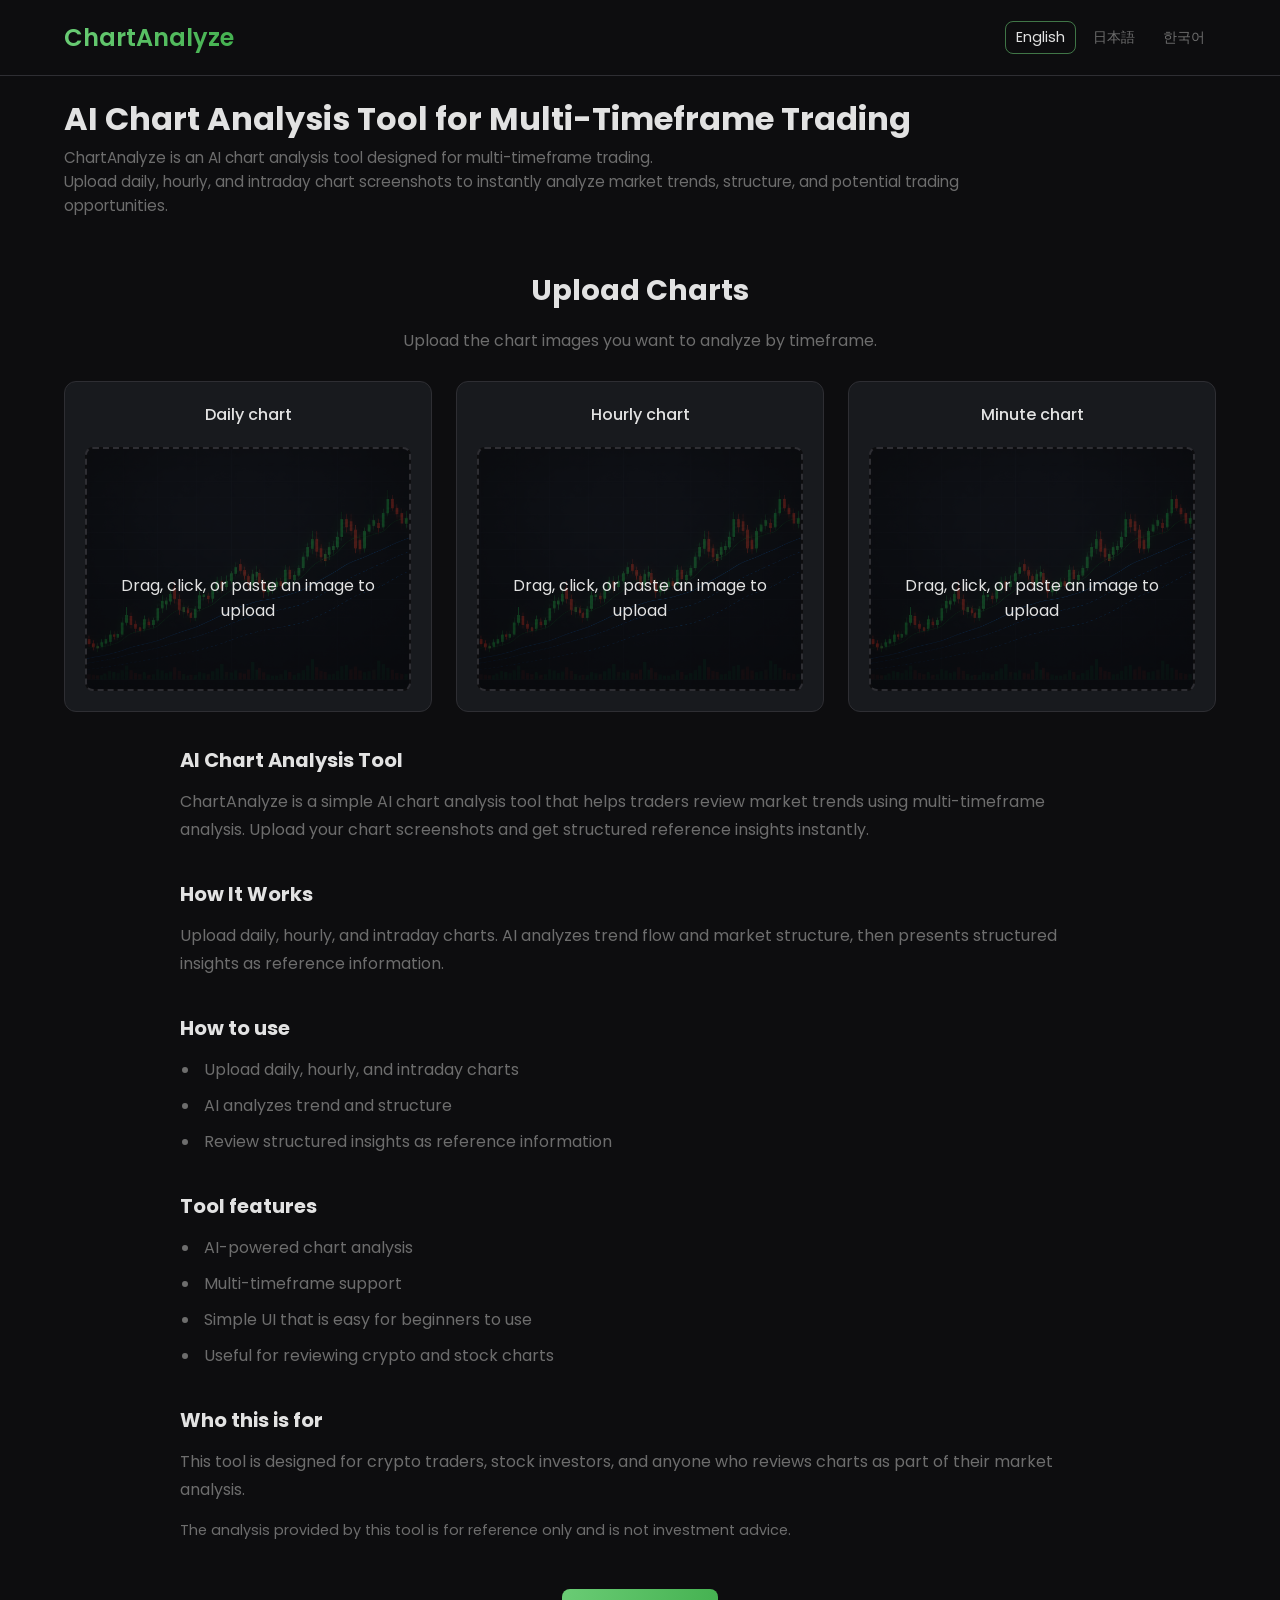
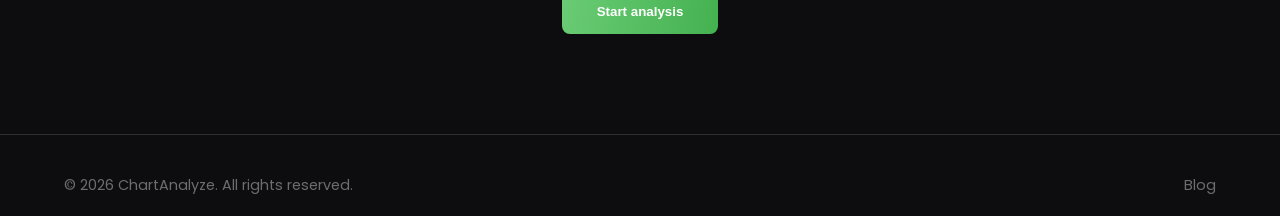
<file: index.html>
<!DOCTYPE html>
<html lang="en">
<head>
    <meta charset="UTF-8">
    <meta name="viewport" content="width=device-width, initial-scale=1.0">
    <title>ChartAnalyze</title>
    <script>
        (function() {
            var language = (navigator.language || navigator.userLanguage || 'ko').toLowerCase();
            var target = language.indexOf('ja') === 0 ? 'ja' : language.indexOf('en') === 0 ? 'en' : 'ko';
            window.location.replace('/' + target + '/');
        })();
    </script>
</head>
<body>
    <nav aria-label="Language selection">
        <a href="/en/">English</a>
        <a href="/ja/">日本語</a>
        <a href="/ko/">한국어</a>
    </nav>
</body>
</html>
</file>
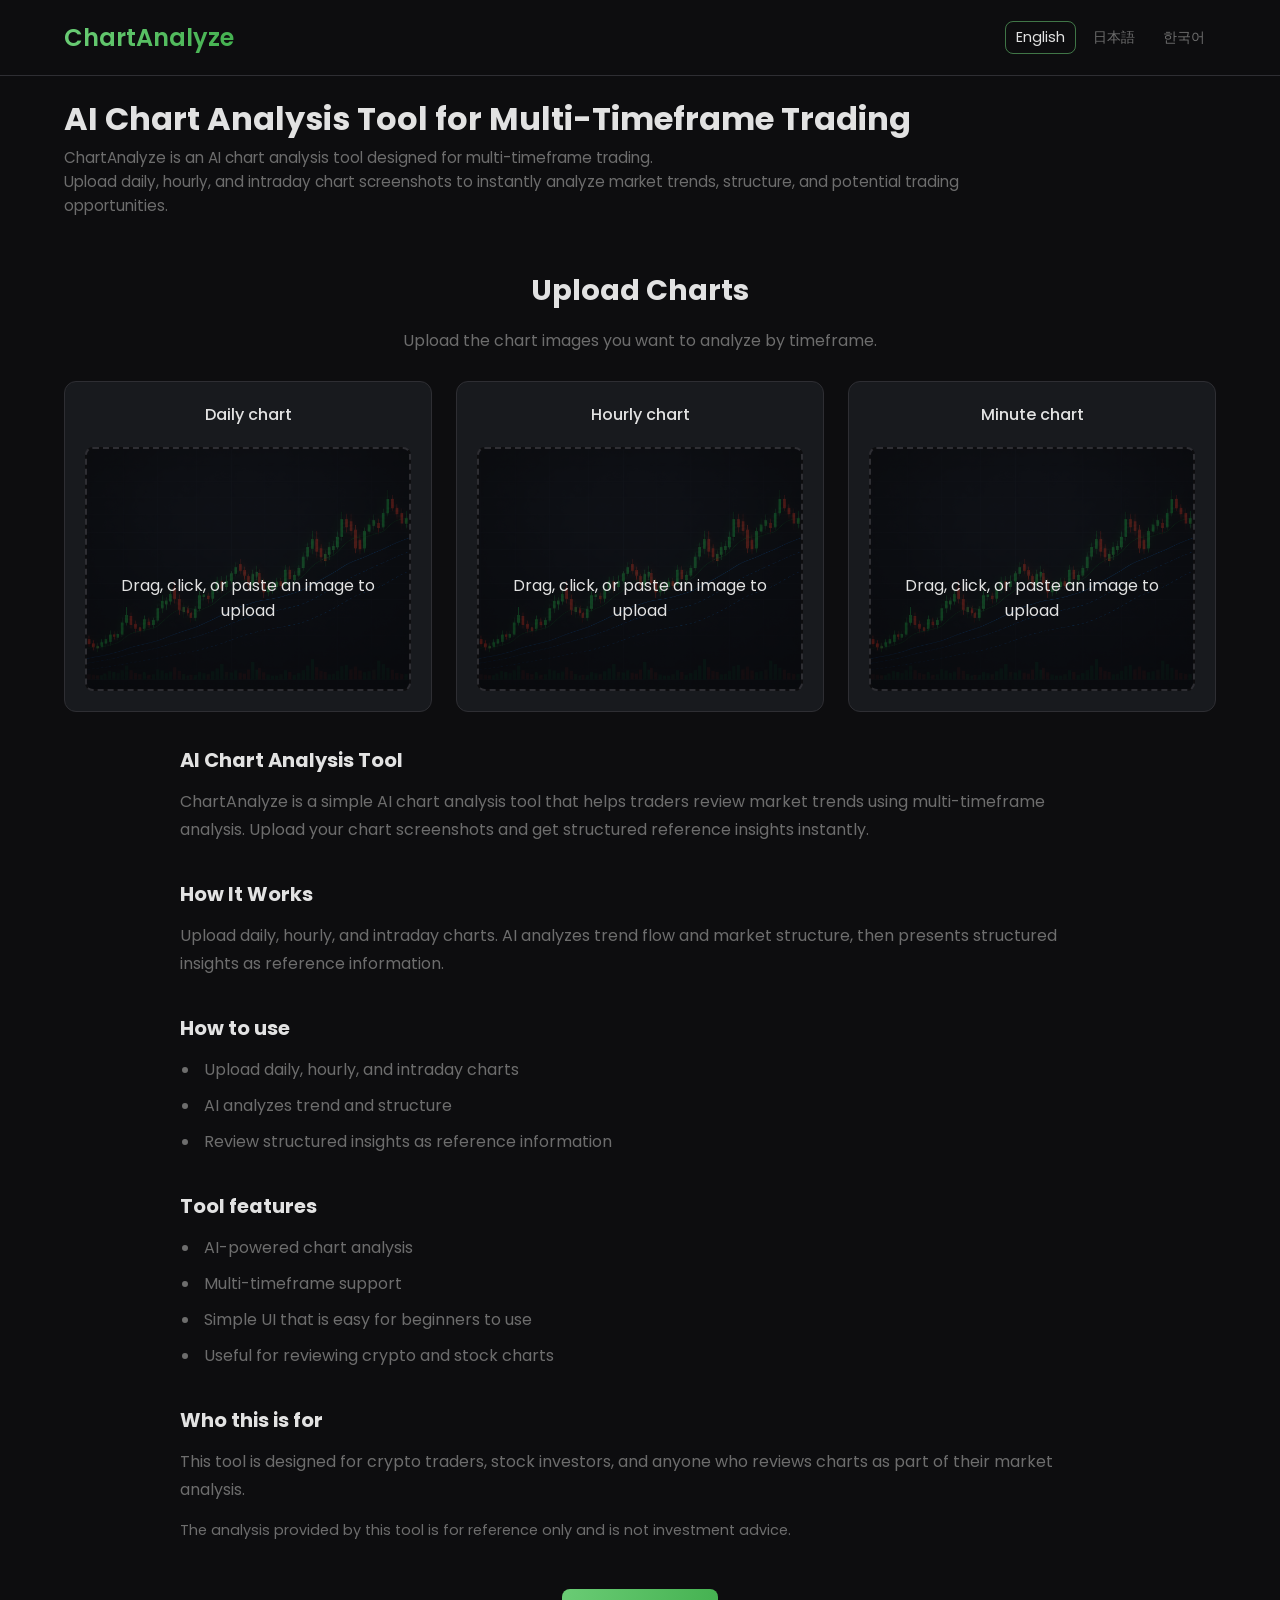
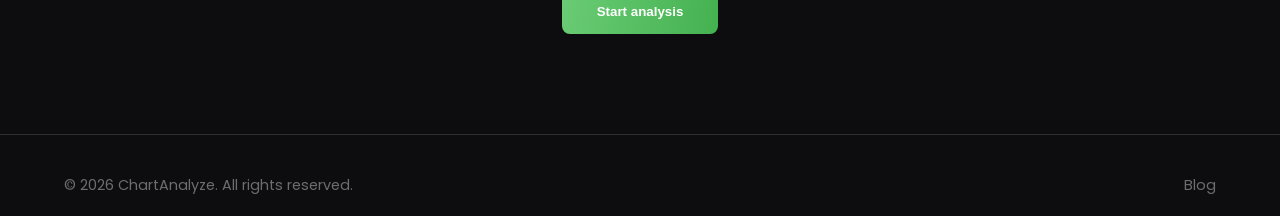
<file: en/index.html>
<!DOCTYPE html>
<html lang="en">
<head>
    <meta charset="UTF-8">
    <meta name="viewport" content="width=device-width, initial-scale=1.0">
    <title>AI Chart Analysis Tool | Multi Timeframe Trading</title>
    <meta name="description" content="Upload daily, hourly, and intraday chart screenshots and get AI-powered multi-timeframe trading analysis.">
    <meta property="og:title" content="AI Chart Analysis Tool | Multi Timeframe Trading">
    <meta property="og:description" content="Upload daily, hourly, and intraday chart screenshots and get AI-powered multi-timeframe trading analysis.">
    <meta property="og:type" content="website">
    <meta property="og:url" content="https://chartanalyze.com/en/">
    <link rel="canonical" href="https://chartanalyze.com/en/">
    <link rel="alternate" hreflang="ko" href="https://chartanalyze.netlify.app/ko/">
    <link rel="alternate" hreflang="en" href="https://chartanalyze.netlify.app/en/">
    <link rel="alternate" hreflang="ja" href="https://chartanalyze.netlify.app/ja/">
    <link rel="alternate" hreflang="x-default" href="https://chartanalyze.netlify.app/en/">
    <script async src="https://pagead2.googlesyndication.com/pagead/js/adsbygoogle.js?client=ca-pub-5555956682379964" crossorigin="anonymous"></script>
    <script async src="https://www.googletagmanager.com/gtag/js?id=G-ECNDZVMMQY"></script>
    <script>
      window.dataLayer = window.dataLayer || [];
      function gtag(){dataLayer.push(arguments);}
      gtag('js', new Date());
      gtag('config', 'G-ECNDZVMMQY');
    </script>
    <link rel="stylesheet" href="https://fonts.googleapis.com/css2?family=Poppins:wght@300;400;500;600;700&display=swap">
    <link rel="stylesheet" href="https://fonts.googleapis.com/icon?family=Material+Icons">
    <link rel="stylesheet" href="../style.css">
</head>
<body>
    <nav>
        <div class="nav-container">
            <div class="logo">ChartAnalyze</div>
            <div class="language-selector" data-language-selector aria-label="Language selection">
                <a href="/en/">English</a>
                <a href="/ja/">日本語</a>
                <a href="/ko/">한국어</a>
            </div>
        </div>
    </nav>
    <header>
        <div class="header-content">
            <h1 data-i18n="home.heroTitle"></h1>
            <p data-i18n="home.heroDescription"></p>
        </div>
    </header>
    <main>
        <section id="upload-section">
            <h2 data-i18n="home.uploadTitle"></h2>
            <p data-i18n="home.uploadDescription"></p>
            <div class="chart-upload-container">
                <div class="upload-box" data-timeframe="daily">
                    <p data-i18n="home.dailyChart"></p>
                    <div class="upload-placeholder">
                        <span class="material-icons">upload</span>
                        <p data-i18n="home.uploadGuide"></p>
                    </div>
                </div>
                <div class="upload-box" data-timeframe="hourly">
                    <p data-i18n="home.hourlyChart"></p>
                    <div class="upload-placeholder">
                        <span class="material-icons">upload</span>
                        <p data-i18n="home.uploadGuide"></p>
                    </div>
                </div>
                <div class="upload-box" data-timeframe="minute">
                    <p data-i18n="home.minuteChart"></p>
                    <div class="upload-placeholder">
                        <span class="material-icons">upload</span>
                        <p data-i18n="home.uploadGuide"></p>
                    </div>
                </div>
            </div>
        </section>
        <section class="seo-content-section" aria-labelledby="seo-intro-title">
            <div class="seo-content-inner">
                <h2 id="seo-intro-title" data-i18n="home.seoIntroTitle"></h2>
                <p data-i18n="home.seoIntroText"></p>

                <h2 data-i18n="home.seoMtfTitle"></h2>
                <p data-i18n="home.seoMtfText"></p>

                <h2 data-i18n="home.seoHowTitle"></h2>
                <ul>
                    <li data-i18n="home.seoHowStep1"></li>
                    <li data-i18n="home.seoHowStep2"></li>
                    <li data-i18n="home.seoHowStep3"></li>
                </ul>

                <h2 data-i18n="home.seoFeaturesTitle"></h2>
                <ul>
                    <li data-i18n="home.seoFeature1"></li>
                    <li data-i18n="home.seoFeature2"></li>
                    <li data-i18n="home.seoFeature3"></li>
                    <li data-i18n="home.seoFeature4"></li>
                </ul>

                <h2 data-i18n="home.seoAudienceTitle"></h2>
                <p data-i18n="home.seoAudienceText"></p>
                <p class="seo-disclaimer" data-i18n="home.seoDisclaimer"></p>
            </div>
        </section>
        <section class="start-analysis-section">
            <button type="button" class="cta-button" data-i18n="home.startAnalysis"></button>
        </section>
    </main>
    <footer>
        <p data-i18n="footer.copyright"></p>
        <p><a class="footer-link" href="/en/blog/multi-timeframe-analysis.html">Blog</a></p>
    </footer>
    <script src="../i18n.js"></script>
    <script src="../main.js"></script>
</body>
</html>
</file>
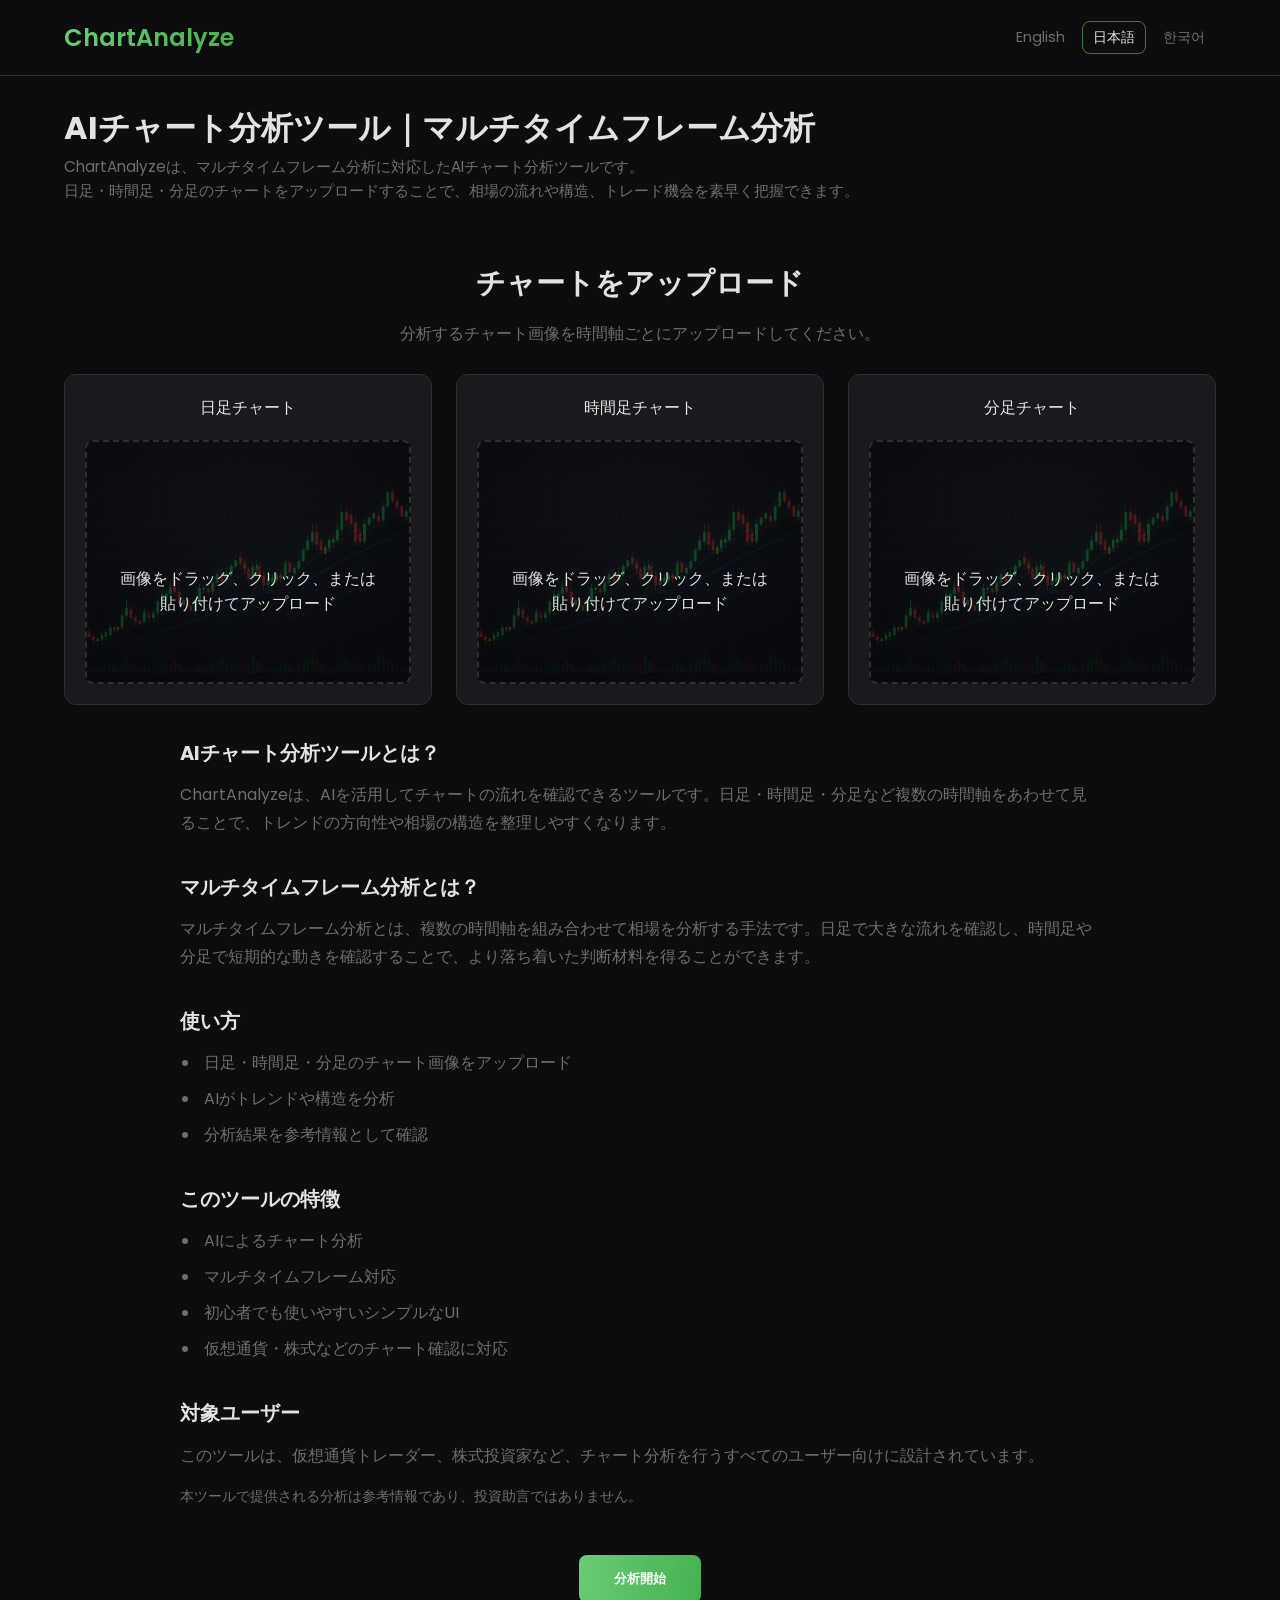
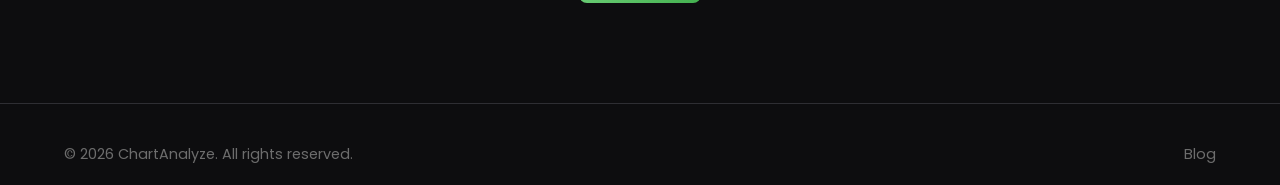
<file: ja/index.html>
<!DOCTYPE html>
<html lang="ja">
<head>
    <meta charset="UTF-8">
    <meta name="viewport" content="width=device-width, initial-scale=1.0">
    <title>AIチャート分析ツール | ChartAnalyze</title>
    <meta name="description" content="日足・時間足・分足のチャート画像をアップロードし、AIがマルチタイムフレームの視点から相場の流れを分析します.">
    <meta property="og:title" content="AIチャート分析ツール | ChartAnalyze">
    <meta property="og:description" content="日足・時間足・分足のチャート画像をアップロードし、AIがマルチタイムフレームの視点から相場の流れを分析します.">
    <meta property="og:type" content="website">
    <meta property="og:url" content="https://chartanalyze.com/ja/">
    <link rel="canonical" href="https://chartanalyze.com/ja/">
    <link rel="alternate" hreflang="ko" href="https://chartanalyze.netlify.app/ko/">
    <link rel="alternate" hreflang="en" href="https://chartanalyze.netlify.app/en/">
    <link rel="alternate" hreflang="ja" href="https://chartanalyze.netlify.app/ja/">
    <link rel="alternate" hreflang="x-default" href="https://chartanalyze.netlify.app/en/">
    <script async src="https://pagead2.googlesyndication.com/pagead/js/adsbygoogle.js?client=ca-pub-5555956682379964" crossorigin="anonymous"></script>
    <script async src="https://www.googletagmanager.com/gtag/js?id=G-ECNDZVMMQY"></script>
    <script>
      window.dataLayer = window.dataLayer || [];
      function gtag(){dataLayer.push(arguments);}
      gtag('js', new Date());
      gtag('config', 'G-ECNDZVMMQY');
    </script>
    <link rel="stylesheet" href="https://fonts.googleapis.com/css2?family=Poppins:wght@300;400;500;600;700&display=swap">
    <link rel="stylesheet" href="https://fonts.googleapis.com/icon?family=Material+Icons">
    <link rel="stylesheet" href="../style.css">
</head>
<body>
    <nav>
        <div class="nav-container">
            <div class="logo">ChartAnalyze</div>
            <div class="language-selector" data-language-selector aria-label="Language selection">
                <a href="/en/">English</a>
                <a href="/ja/">日本語</a>
                <a href="/ko/">한국어</a>
            </div>
        </div>
    </nav>
    <header>
        <div class="header-content">
            <h1 data-i18n="home.heroTitle"></h1>
            <p data-i18n="home.heroDescription"></p>
        </div>
    </header>
    <main>
        <section id="upload-section">
            <h2 data-i18n="home.uploadTitle"></h2>
            <p data-i18n="home.uploadDescription"></p>
            <div class="chart-upload-container">
                <div class="upload-box" data-timeframe="daily">
                    <p data-i18n="home.dailyChart"></p>
                    <div class="upload-placeholder">
                        <span class="material-icons">upload</span>
                        <p data-i18n="home.uploadGuide"></p>
                    </div>
                </div>
                <div class="upload-box" data-timeframe="hourly">
                    <p data-i18n="home.hourlyChart"></p>
                    <div class="upload-placeholder">
                        <span class="material-icons">upload</span>
                        <p data-i18n="home.uploadGuide"></p>
                    </div>
                </div>
                <div class="upload-box" data-timeframe="minute">
                    <p data-i18n="home.minuteChart"></p>
                    <div class="upload-placeholder">
                        <span class="material-icons">upload</span>
                        <p data-i18n="home.uploadGuide"></p>
                    </div>
                </div>
            </div>
        </section>
        <section class="seo-content-section" aria-labelledby="seo-intro-title">
            <div class="seo-content-inner">
                <h2 id="seo-intro-title" data-i18n="home.seoIntroTitle"></h2>
                <p data-i18n="home.seoIntroText"></p>

                <h2 data-i18n="home.seoMtfTitle"></h2>
                <p data-i18n="home.seoMtfText"></p>

                <h2 data-i18n="home.seoHowTitle"></h2>
                <ul>
                    <li data-i18n="home.seoHowStep1"></li>
                    <li data-i18n="home.seoHowStep2"></li>
                    <li data-i18n="home.seoHowStep3"></li>
                </ul>

                <h2 data-i18n="home.seoFeaturesTitle"></h2>
                <ul>
                    <li data-i18n="home.seoFeature1"></li>
                    <li data-i18n="home.seoFeature2"></li>
                    <li data-i18n="home.seoFeature3"></li>
                    <li data-i18n="home.seoFeature4"></li>
                </ul>

                <h2 data-i18n="home.seoAudienceTitle"></h2>
                <p data-i18n="home.seoAudienceText"></p>
                <p class="seo-disclaimer" data-i18n="home.seoDisclaimer"></p>
            </div>
        </section>
        <section class="start-analysis-section">
            <button type="button" class="cta-button" data-i18n="home.startAnalysis"></button>
        </section>
    </main>
    <footer>
        <p data-i18n="footer.copyright"></p>
        <p><a class="footer-link" href="/ja/blog/multi-timeframe-analysis.html">Blog</a></p>
    </footer>
    <script src="../i18n.js"></script>
    <script src="../main.js"></script>
</body>
</html>
</file>
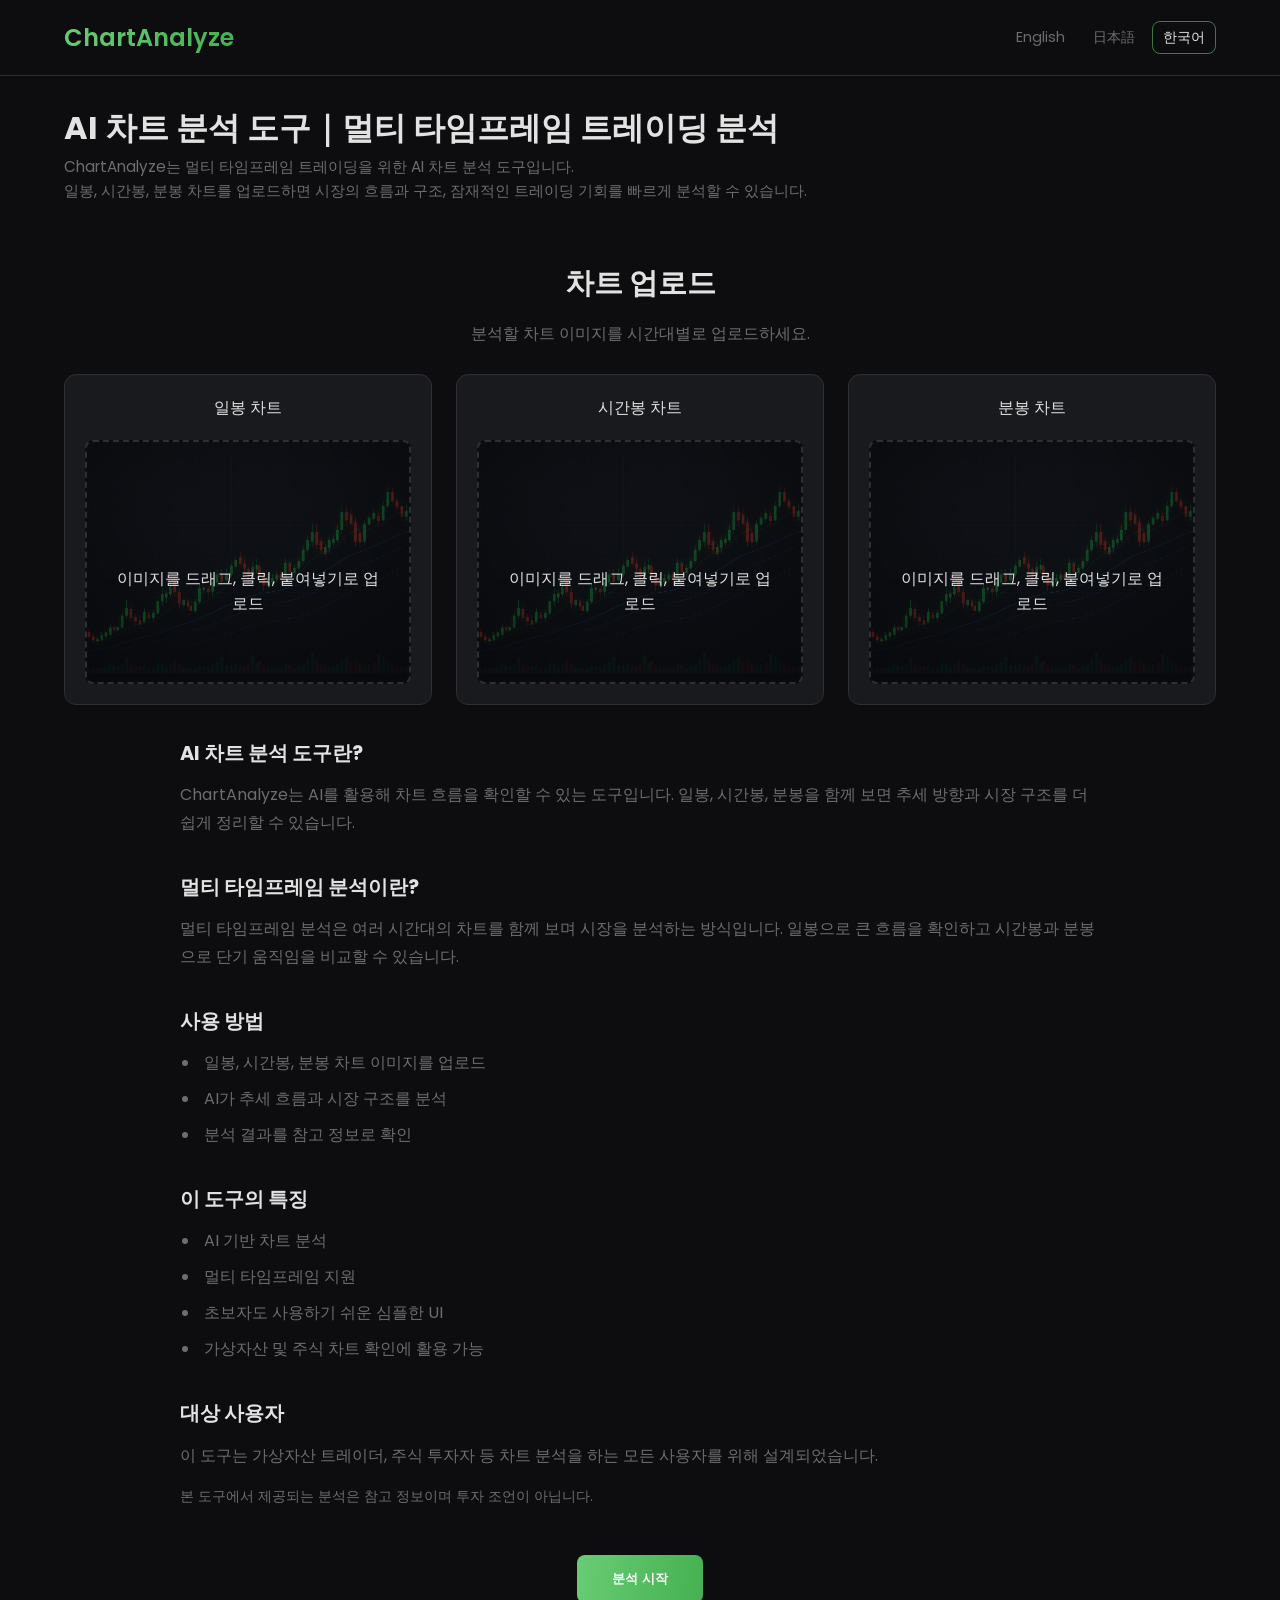
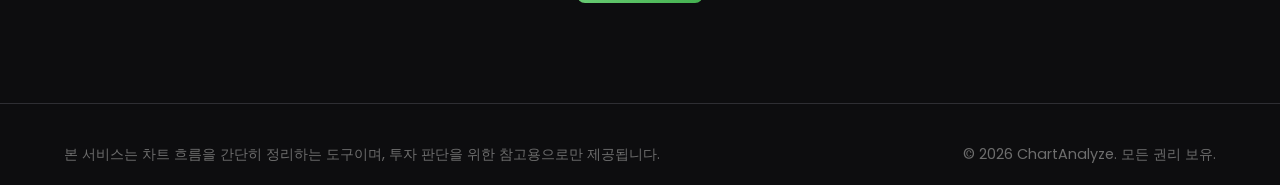
<file: ko/index.html>
<!DOCTYPE html>
<html lang="ko">
<head>
    <meta charset="UTF-8">
    <meta name="viewport" content="width=device-width, initial-scale=1.0">
    <title>AI 차트 분석 도구 | ChartAnalyze</title>
    <meta name="description" content="일봉, 시간봉, 분봉 차트를 업로드하면 AI가 멀티 타임프레임 관점에서 차트 흐름을 분석해주는 도구입니다.">
    <meta property="og:title" content="AI 차트 분석 도구 | ChartAnalyze">
    <meta property="og:description" content="일봉, 시간봉, 분봉 차트를 업로드하면 AI가 멀티 타임프레임 관점에서 차트 흐름을 분석해주는 도구입니다.">
    <meta property="og:type" content="website">
    <meta property="og:url" content="https://chartanalyze.com/ko/">
    <link rel="canonical" href="https://chartanalyze.com/ko/">
    <link rel="alternate" hreflang="ko" href="https://chartanalyze.netlify.app/ko/">
    <link rel="alternate" hreflang="en" href="https://chartanalyze.netlify.app/en/">
    <link rel="alternate" hreflang="ja" href="https://chartanalyze.netlify.app/ja/">
    <link rel="alternate" hreflang="x-default" href="https://chartanalyze.netlify.app/en/">
    <script async src="https://pagead2.googlesyndication.com/pagead/js/adsbygoogle.js?client=ca-pub-5555956682379964" crossorigin="anonymous"></script>
    <script async src="https://www.googletagmanager.com/gtag/js?id=G-ECNDZVMMQY"></script>
    <script>
      window.dataLayer = window.dataLayer || [];
      function gtag(){dataLayer.push(arguments);}
      gtag('js', new Date());
      gtag('config', 'G-ECNDZVMMQY');
    </script>
    <link rel="stylesheet" href="https://fonts.googleapis.com/css2?family=Poppins:wght@300;400;500;600;700&display=swap">
    <link rel="stylesheet" href="https://fonts.googleapis.com/icon?family=Material+Icons">
    <link rel="stylesheet" href="../style.css">
</head>
<body>
    <nav>
        <div class="nav-container">
            <div class="logo">ChartAnalyze</div>
            <div class="language-selector" data-language-selector aria-label="Language selection">
                <a href="/en/">English</a>
                <a href="/ja/">日本語</a>
                <a href="/ko/">한국어</a>
            </div>
        </div>
    </nav>
    <header>
        <div class="header-content">
            <h1 data-i18n="home.heroTitle"></h1>
            <p data-i18n="home.heroDescription"></p>
        </div>
    </header>
    <main>
        <section id="upload-section">
            <h2 data-i18n="home.uploadTitle"></h2>
            <p data-i18n="home.uploadDescription"></p>
            <div class="chart-upload-container">
                <div class="upload-box" data-timeframe="daily">
                    <p data-i18n="home.dailyChart"></p>
                    <div class="upload-placeholder">
                        <span class="material-icons">upload</span>
                        <p data-i18n="home.uploadGuide"></p>
                    </div>
                </div>
                <div class="upload-box" data-timeframe="hourly">
                    <p data-i18n="home.hourlyChart"></p>
                    <div class="upload-placeholder">
                        <span class="material-icons">upload</span>
                        <p data-i18n="home.uploadGuide"></p>
                    </div>
                </div>
                <div class="upload-box" data-timeframe="minute">
                    <p data-i18n="home.minuteChart"></p>
                    <div class="upload-placeholder">
                        <span class="material-icons">upload</span>
                        <p data-i18n="home.uploadGuide"></p>
                    </div>
                </div>
            </div>
        </section>
        <section class="seo-content-section" aria-labelledby="seo-intro-title">
            <div class="seo-content-inner">
                <h2 id="seo-intro-title" data-i18n="home.seoIntroTitle"></h2>
                <p data-i18n="home.seoIntroText"></p>

                <h2 data-i18n="home.seoMtfTitle"></h2>
                <p data-i18n="home.seoMtfText"></p>

                <h2 data-i18n="home.seoHowTitle"></h2>
                <ul>
                    <li data-i18n="home.seoHowStep1"></li>
                    <li data-i18n="home.seoHowStep2"></li>
                    <li data-i18n="home.seoHowStep3"></li>
                </ul>

                <h2 data-i18n="home.seoFeaturesTitle"></h2>
                <ul>
                    <li data-i18n="home.seoFeature1"></li>
                    <li data-i18n="home.seoFeature2"></li>
                    <li data-i18n="home.seoFeature3"></li>
                    <li data-i18n="home.seoFeature4"></li>
                </ul>

                <h2 data-i18n="home.seoAudienceTitle"></h2>
                <p data-i18n="home.seoAudienceText"></p>
                <p class="seo-disclaimer" data-i18n="home.seoDisclaimer"></p>
            </div>
        </section>
        <section class="start-analysis-section">
            <button type="button" class="cta-button" data-i18n="home.startAnalysis"></button>
        </section>
    </main>
    <footer>
        <p data-i18n="footer.disclaimer"></p>
        <p data-i18n="footer.copyright"></p>
    </footer>
    <script src="../i18n.js"></script>
    <script src="../main.js"></script>
</body>
</html>
</file>
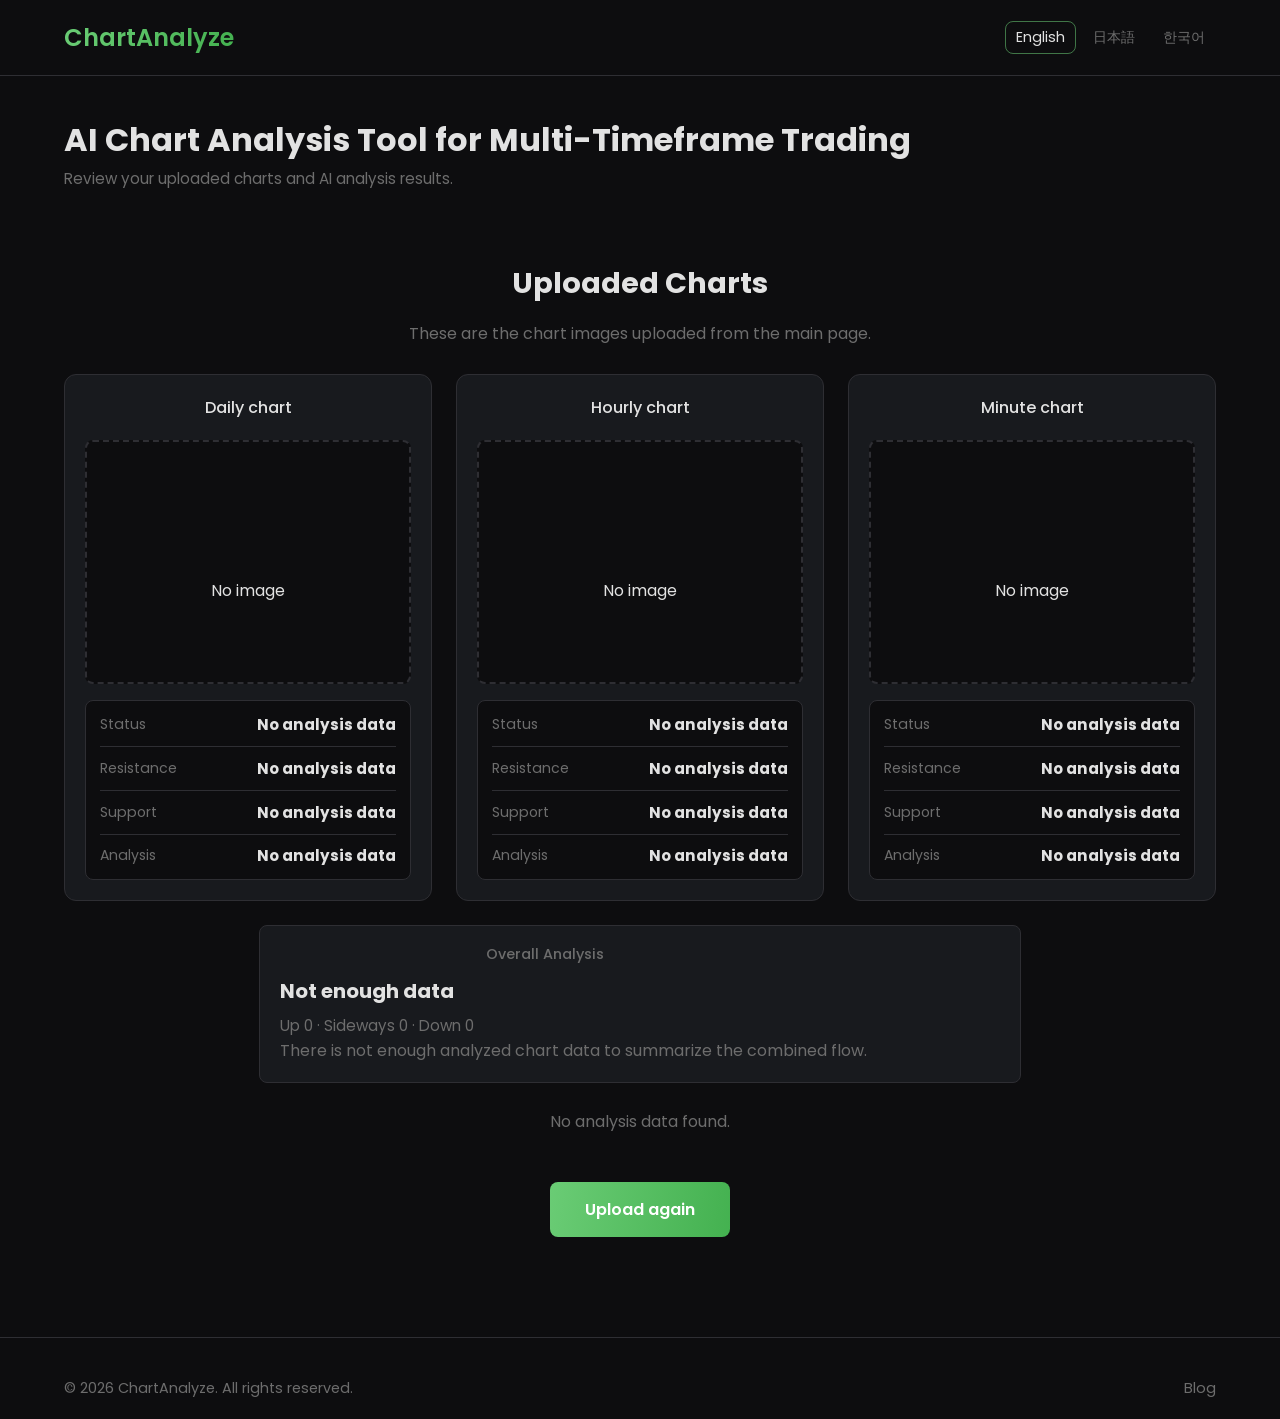
<file: analysis.html>
<!DOCTYPE html>
<html lang="en">
<head>
    <meta charset="UTF-8">
    <meta name="viewport" content="width=device-width, initial-scale=1.0">
    <title>ChartAnalyze</title>
    <script>
        (function() {
            var language = (navigator.language || navigator.userLanguage || 'ko').toLowerCase();
            var target = language.indexOf('ja') === 0 ? 'ja' : language.indexOf('en') === 0 ? 'en' : 'ko';
            window.location.replace('/' + target + '/analysis.html');
        })();
    </script>
</head>
<body>
    <nav aria-label="Language selection">
        <a href="/en/analysis.html">English</a>
        <a href="/ja/analysis.html">日本語</a>
        <a href="/ko/analysis.html">한국어</a>
    </nav>
</body>
</html>
</file>
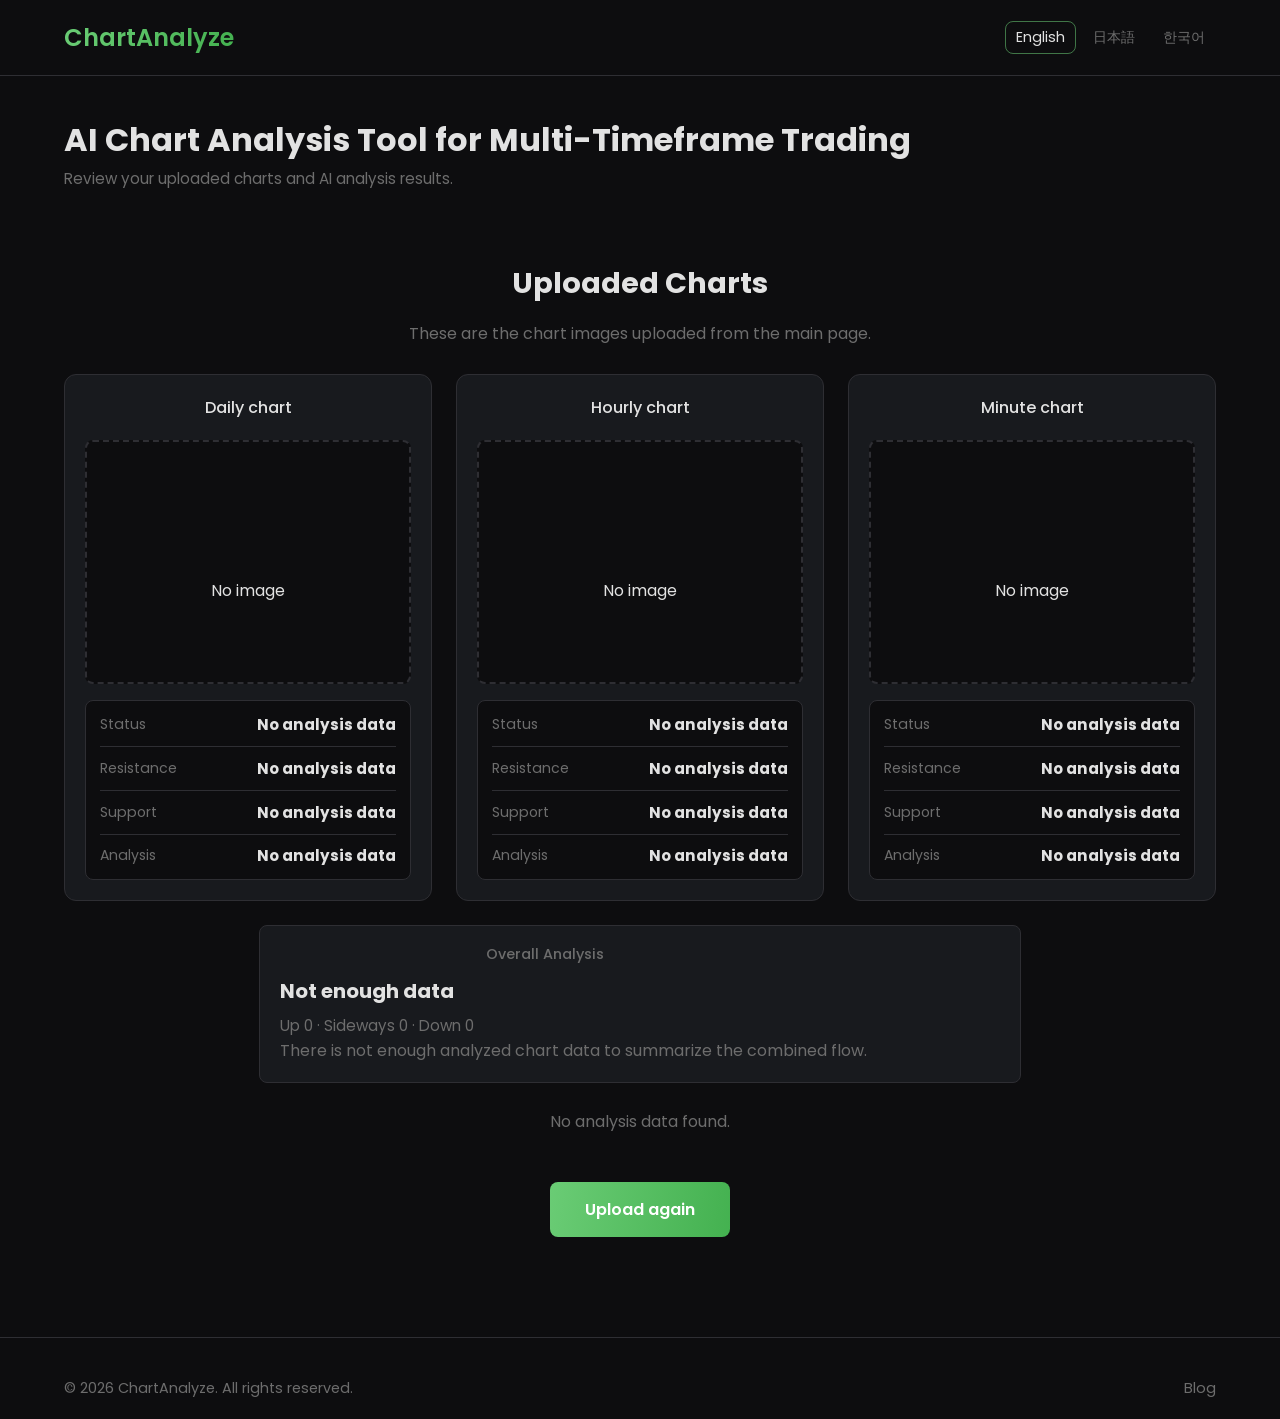
<file: en/analysis.html>
<!DOCTYPE html>
<html lang="en">
<head>
    <meta charset="UTF-8">
    <meta name="viewport" content="width=device-width, initial-scale=1.0">
    <title>AI Chart Analysis Tool | Multi Timeframe Trading</title>
    <meta name="description" content="Upload daily, hourly, and intraday chart screenshots and get AI-powered multi-timeframe trading analysis.">
    <meta property="og:title" content="AI Chart Analysis Tool | Multi Timeframe Trading">
    <meta property="og:description" content="Upload daily, hourly, and intraday chart screenshots and get AI-powered multi-timeframe trading analysis.">
    <meta property="og:type" content="website">
    <meta property="og:url" content="https://chartanalyze.com/en/analysis.html">
    <link rel="canonical" href="https://chartanalyze.com/en/analysis.html">
    <link rel="alternate" hreflang="ko" href="https://chartanalyze.netlify.app/ko/">
    <link rel="alternate" hreflang="en" href="https://chartanalyze.netlify.app/en/">
    <link rel="alternate" hreflang="ja" href="https://chartanalyze.netlify.app/ja/">
    <link rel="alternate" hreflang="x-default" href="https://chartanalyze.netlify.app/en/">
    <script async src="https://pagead2.googlesyndication.com/pagead/js/adsbygoogle.js?client=ca-pub-5555956682379964" crossorigin="anonymous"></script>
    <script async src="https://www.googletagmanager.com/gtag/js?id=G-ECNDZVMMQY"></script>
    <script>
      window.dataLayer = window.dataLayer || [];
      function gtag(){dataLayer.push(arguments);}
      gtag('js', new Date());
      gtag('config', 'G-ECNDZVMMQY');
    </script>
    <link rel="stylesheet" href="https://fonts.googleapis.com/css2?family=Poppins:wght@300;400;500;600;700&display=swap">
    <link rel="stylesheet" href="https://fonts.googleapis.com/icon?family=Material+Icons">
    <link rel="stylesheet" href="../style.css">
</head>
<body class="analysis-review-page">
    <nav>
        <div class="nav-container">
            <div class="logo">ChartAnalyze</div>
            <div class="language-selector" data-language-selector aria-label="Language selection">
                <a href="/en/analysis.html">English</a>
                <a href="/ja/analysis.html">日本語</a>
                <a href="/ko/analysis.html">한국어</a>
            </div>
        </div>
    </nav>
    <header>
        <div class="header-content">
            <h1 data-i18n="analysis.heroTitle"></h1>
            <p data-i18n="analysis.heroDescription"></p>
        </div>
    </header>
    <main>
        <section id="upload-section">
            <h2 data-i18n="analysis.uploadedTitle"></h2>
            <p data-i18n="analysis.uploadedDescription"></p>
            <div class="chart-upload-container">
                <div class="upload-box" data-timeframe="daily">
                    <p data-i18n="home.dailyChart"></p>
                    <div class="upload-placeholder" data-image-slot="0"><span class="material-icons">image</span><p data-i18n="analysis.loadingImage"></p></div>
                    <div class="chart-flow-result pending" data-result-slot="0" data-i18n="analysis.pending"></div>
                </div>
                <div class="upload-box" data-timeframe="hourly">
                    <p data-i18n="home.hourlyChart"></p>
                    <div class="upload-placeholder" data-image-slot="1"><span class="material-icons">image</span><p data-i18n="analysis.loadingImage"></p></div>
                    <div class="chart-flow-result pending" data-result-slot="1" data-i18n="analysis.pending"></div>
                </div>
                <div class="upload-box" data-timeframe="minute">
                    <p data-i18n="home.minuteChart"></p>
                    <div class="upload-placeholder" data-image-slot="2"><span class="material-icons">image</span><p data-i18n="analysis.loadingImage"></p></div>
                    <div class="chart-flow-result pending" data-result-slot="2" data-i18n="analysis.pending"></div>
                </div>
            </div>
            <div id="overall-analysis" class="overall-analysis-card pending" aria-live="polite">
                <div class="overall-analysis-heading">
                    <span class="material-icons">analytics</span>
                    <h3 data-i18n="analysis.overallTitle"></h3>
                </div>
                <strong data-overall-status data-i18n="analysis.overallPending"></strong>
                <p class="overall-analysis-count" data-overall-count></p>
                <p data-overall-description data-i18n="analysis.overallPendingDescription"></p>
            </div>
        </section>
        <p id="analysis-message" class="analysis-inline-message" data-i18n="analysis.guide"></p>
        <section class="start-analysis-section">
            <a class="cta-button" href="./" data-i18n="analysis.reupload"></a>
        </section>
    </main>
    <footer>
        <p data-i18n="footer.copyright"></p>
        <p><a class="footer-link" href="/en/blog/multi-timeframe-analysis.html">Blog</a></p>
    </footer>
    <div class="image-modal" id="image-modal" aria-hidden="true" role="dialog" data-i18n-aria-label="analysis.modalLabel">
        <button type="button" class="image-modal-close" data-i18n-aria-label="analysis.modalClose"><span class="material-icons">close</span></button>
        <img alt="">
    </div>
    <script src="../i18n.js"></script>
    <script src="../analysis.js"></script>
</body>
</html>
</file>
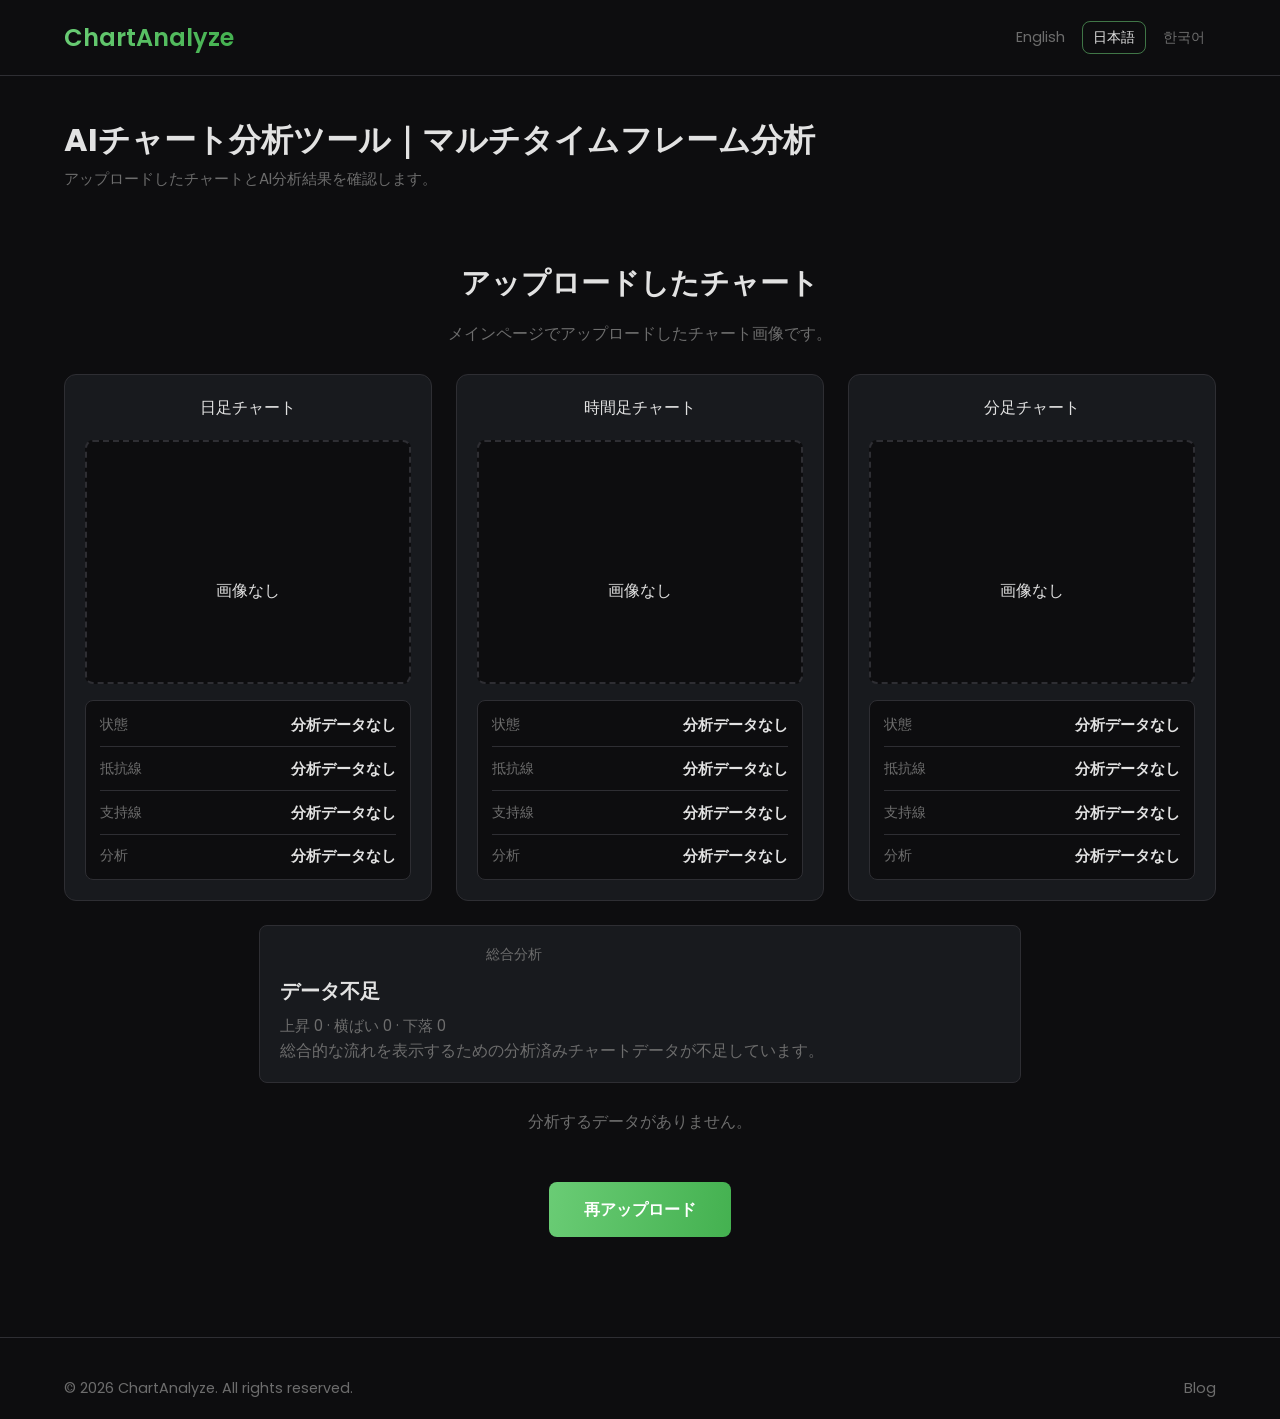
<file: ja/analysis.html>
<!DOCTYPE html>
<html lang="ja">
<head>
    <meta charset="UTF-8">
    <meta name="viewport" content="width=device-width, initial-scale=1.0">
    <title>AIチャート分析ツール | ChartAnalyze</title>
    <meta name="description" content="日足・時間足・分足のチャート画像をアップロードし、AIがマルチタイムフレームの視点から相場の流れを分析します.">
    <meta property="og:title" content="AIチャート分析ツール | ChartAnalyze">
    <meta property="og:description" content="日足・時間足・分足のチャート画像をアップロードし、AIがマルチタイムフレームの視点から相場の流れを分析します.">
    <meta property="og:type" content="website">
    <meta property="og:url" content="https://chartanalyze.com/ja/analysis.html">
    <link rel="canonical" href="https://chartanalyze.com/ja/analysis.html">
    <link rel="alternate" hreflang="ko" href="https://chartanalyze.netlify.app/ko/">
    <link rel="alternate" hreflang="en" href="https://chartanalyze.netlify.app/en/">
    <link rel="alternate" hreflang="ja" href="https://chartanalyze.netlify.app/ja/">
    <link rel="alternate" hreflang="x-default" href="https://chartanalyze.netlify.app/en/">
    <script async src="https://pagead2.googlesyndication.com/pagead/js/adsbygoogle.js?client=ca-pub-5555956682379964" crossorigin="anonymous"></script>
    <script async src="https://www.googletagmanager.com/gtag/js?id=G-ECNDZVMMQY"></script>
    <script>
      window.dataLayer = window.dataLayer || [];
      function gtag(){dataLayer.push(arguments);}
      gtag('js', new Date());
      gtag('config', 'G-ECNDZVMMQY');
    </script>
    <link rel="stylesheet" href="https://fonts.googleapis.com/css2?family=Poppins:wght@300;400;500;600;700&display=swap">
    <link rel="stylesheet" href="https://fonts.googleapis.com/icon?family=Material+Icons">
    <link rel="stylesheet" href="../style.css">
</head>
<body class="analysis-review-page">
    <nav>
        <div class="nav-container">
            <div class="logo">ChartAnalyze</div>
            <div class="language-selector" data-language-selector aria-label="Language selection">
                <a href="/en/analysis.html">English</a>
                <a href="/ja/analysis.html">日本語</a>
                <a href="/ko/analysis.html">한국어</a>
            </div>
        </div>
    </nav>
    <header>
        <div class="header-content">
            <h1 data-i18n="analysis.heroTitle"></h1>
            <p data-i18n="analysis.heroDescription"></p>
        </div>
    </header>
    <main>
        <section id="upload-section">
            <h2 data-i18n="analysis.uploadedTitle"></h2>
            <p data-i18n="analysis.uploadedDescription"></p>
            <div class="chart-upload-container">
                <div class="upload-box" data-timeframe="daily">
                    <p data-i18n="home.dailyChart"></p>
                    <div class="upload-placeholder" data-image-slot="0"><span class="material-icons">image</span><p data-i18n="analysis.loadingImage"></p></div>
                    <div class="chart-flow-result pending" data-result-slot="0" data-i18n="analysis.pending"></div>
                </div>
                <div class="upload-box" data-timeframe="hourly">
                    <p data-i18n="home.hourlyChart"></p>
                    <div class="upload-placeholder" data-image-slot="1"><span class="material-icons">image</span><p data-i18n="analysis.loadingImage"></p></div>
                    <div class="chart-flow-result pending" data-result-slot="1" data-i18n="analysis.pending"></div>
                </div>
                <div class="upload-box" data-timeframe="minute">
                    <p data-i18n="home.minuteChart"></p>
                    <div class="upload-placeholder" data-image-slot="2"><span class="material-icons">image</span><p data-i18n="analysis.loadingImage"></p></div>
                    <div class="chart-flow-result pending" data-result-slot="2" data-i18n="analysis.pending"></div>
                </div>
            </div>
            <div id="overall-analysis" class="overall-analysis-card pending" aria-live="polite">
                <div class="overall-analysis-heading">
                    <span class="material-icons">analytics</span>
                    <h3 data-i18n="analysis.overallTitle"></h3>
                </div>
                <strong data-overall-status data-i18n="analysis.overallPending"></strong>
                <p class="overall-analysis-count" data-overall-count></p>
                <p data-overall-description data-i18n="analysis.overallPendingDescription"></p>
            </div>
        </section>
        <p id="analysis-message" class="analysis-inline-message" data-i18n="analysis.guide"></p>
        <section class="start-analysis-section">
            <a class="cta-button" href="./" data-i18n="analysis.reupload"></a>
        </section>
    </main>
    <footer>
        <p data-i18n="footer.copyright"></p>
        <p><a class="footer-link" href="/ja/blog/multi-timeframe-analysis.html">Blog</a></p>
    </footer>
    <div class="image-modal" id="image-modal" aria-hidden="true" role="dialog" data-i18n-aria-label="analysis.modalLabel">
        <button type="button" class="image-modal-close" data-i18n-aria-label="analysis.modalClose"><span class="material-icons">close</span></button>
        <img alt="">
    </div>
    <script src="../i18n.js"></script>
    <script src="../analysis.js"></script>
</body>
</html>
</file>
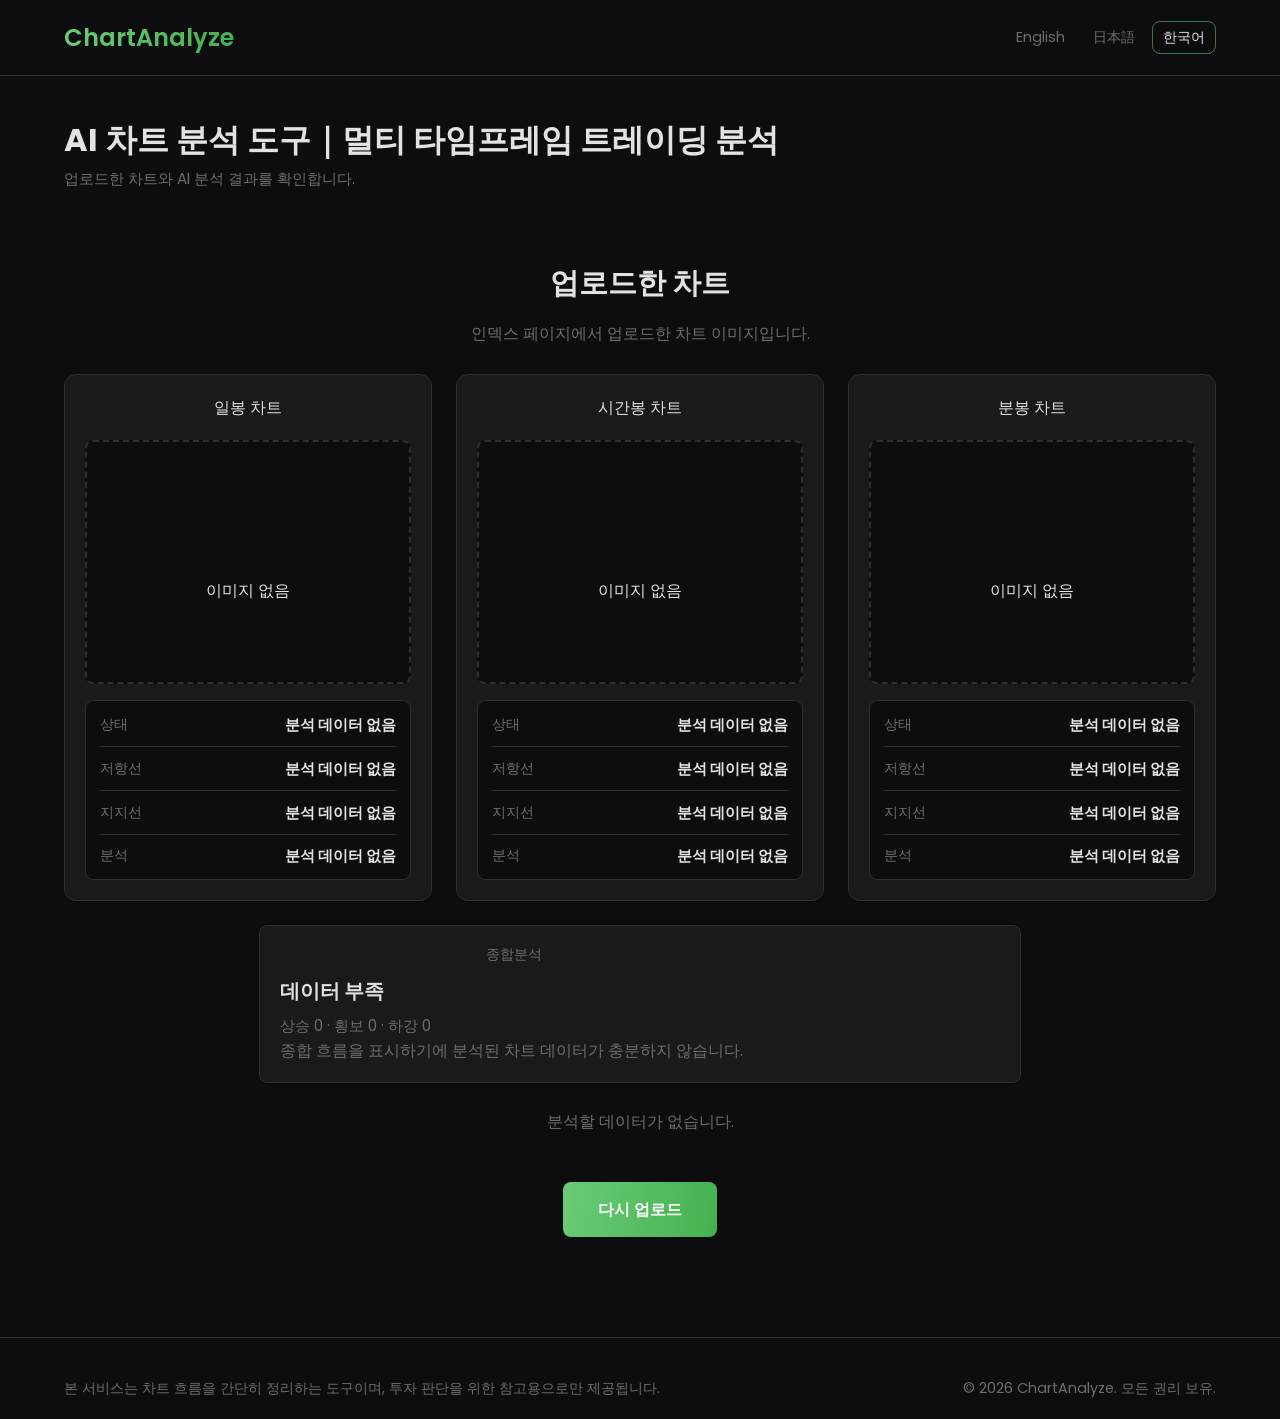
<file: ko/analysis.html>
<!DOCTYPE html>
<html lang="ko">
<head>
    <meta charset="UTF-8">
    <meta name="viewport" content="width=device-width, initial-scale=1.0">
    <title>AI 차트 분석 도구 | ChartAnalyze</title>
    <meta name="description" content="일봉, 시간봉, 분봉 차트를 업로드하면 AI가 멀티 타임프레임 관점에서 차트 흐름을 분석해주는 도구입니다.">
    <meta property="og:title" content="AI 차트 분석 도구 | ChartAnalyze">
    <meta property="og:description" content="일봉, 시간봉, 분봉 차트를 업로드하면 AI가 멀티 타임프레임 관점에서 차트 흐름을 분석해주는 도구입니다.">
    <meta property="og:type" content="website">
    <meta property="og:url" content="https://chartanalyze.com/ko/analysis.html">
    <link rel="canonical" href="https://chartanalyze.com/ko/analysis.html">
    <link rel="alternate" hreflang="ko" href="https://chartanalyze.netlify.app/ko/">
    <link rel="alternate" hreflang="en" href="https://chartanalyze.netlify.app/en/">
    <link rel="alternate" hreflang="ja" href="https://chartanalyze.netlify.app/ja/">
    <link rel="alternate" hreflang="x-default" href="https://chartanalyze.netlify.app/en/">
    <script async src="https://pagead2.googlesyndication.com/pagead/js/adsbygoogle.js?client=ca-pub-5555956682379964" crossorigin="anonymous"></script>
    <script async src="https://www.googletagmanager.com/gtag/js?id=G-ECNDZVMMQY"></script>
    <script>
      window.dataLayer = window.dataLayer || [];
      function gtag(){dataLayer.push(arguments);}
      gtag('js', new Date());
      gtag('config', 'G-ECNDZVMMQY');
    </script>
    <link rel="stylesheet" href="https://fonts.googleapis.com/css2?family=Poppins:wght@300;400;500;600;700&display=swap">
    <link rel="stylesheet" href="https://fonts.googleapis.com/icon?family=Material+Icons">
    <link rel="stylesheet" href="../style.css">
</head>
<body class="analysis-review-page">
    <nav>
        <div class="nav-container">
            <div class="logo">ChartAnalyze</div>
            <div class="language-selector" data-language-selector aria-label="Language selection">
                <a href="/en/analysis.html">English</a>
                <a href="/ja/analysis.html">日本語</a>
                <a href="/ko/analysis.html">한국어</a>
            </div>
        </div>
    </nav>
    <header>
        <div class="header-content">
            <h1 data-i18n="analysis.heroTitle"></h1>
            <p data-i18n="analysis.heroDescription"></p>
        </div>
    </header>
    <main>
        <section id="upload-section">
            <h2 data-i18n="analysis.uploadedTitle"></h2>
            <p data-i18n="analysis.uploadedDescription"></p>
            <div class="chart-upload-container">
                <div class="upload-box" data-timeframe="daily">
                    <p data-i18n="home.dailyChart"></p>
                    <div class="upload-placeholder" data-image-slot="0"><span class="material-icons">image</span><p data-i18n="analysis.loadingImage"></p></div>
                    <div class="chart-flow-result pending" data-result-slot="0" data-i18n="analysis.pending"></div>
                </div>
                <div class="upload-box" data-timeframe="hourly">
                    <p data-i18n="home.hourlyChart"></p>
                    <div class="upload-placeholder" data-image-slot="1"><span class="material-icons">image</span><p data-i18n="analysis.loadingImage"></p></div>
                    <div class="chart-flow-result pending" data-result-slot="1" data-i18n="analysis.pending"></div>
                </div>
                <div class="upload-box" data-timeframe="minute">
                    <p data-i18n="home.minuteChart"></p>
                    <div class="upload-placeholder" data-image-slot="2"><span class="material-icons">image</span><p data-i18n="analysis.loadingImage"></p></div>
                    <div class="chart-flow-result pending" data-result-slot="2" data-i18n="analysis.pending"></div>
                </div>
            </div>
            <div id="overall-analysis" class="overall-analysis-card pending" aria-live="polite">
                <div class="overall-analysis-heading">
                    <span class="material-icons">analytics</span>
                    <h3 data-i18n="analysis.overallTitle"></h3>
                </div>
                <strong data-overall-status data-i18n="analysis.overallPending"></strong>
                <p class="overall-analysis-count" data-overall-count></p>
                <p data-overall-description data-i18n="analysis.overallPendingDescription"></p>
            </div>
        </section>
        <p id="analysis-message" class="analysis-inline-message" data-i18n="analysis.guide"></p>
        <section class="start-analysis-section">
            <a class="cta-button" href="./" data-i18n="analysis.reupload"></a>
        </section>
    </main>
    <footer>
        <p data-i18n="footer.disclaimer"></p>
        <p data-i18n="footer.copyright"></p>
    </footer>
    <div class="image-modal" id="image-modal" aria-hidden="true" role="dialog" data-i18n-aria-label="analysis.modalLabel">
        <button type="button" class="image-modal-close" data-i18n-aria-label="analysis.modalClose"><span class="material-icons">close</span></button>
        <img alt="">
    </div>
    <script src="../i18n.js"></script>
    <script src="../analysis.js"></script>
</body>
</html>
</file>
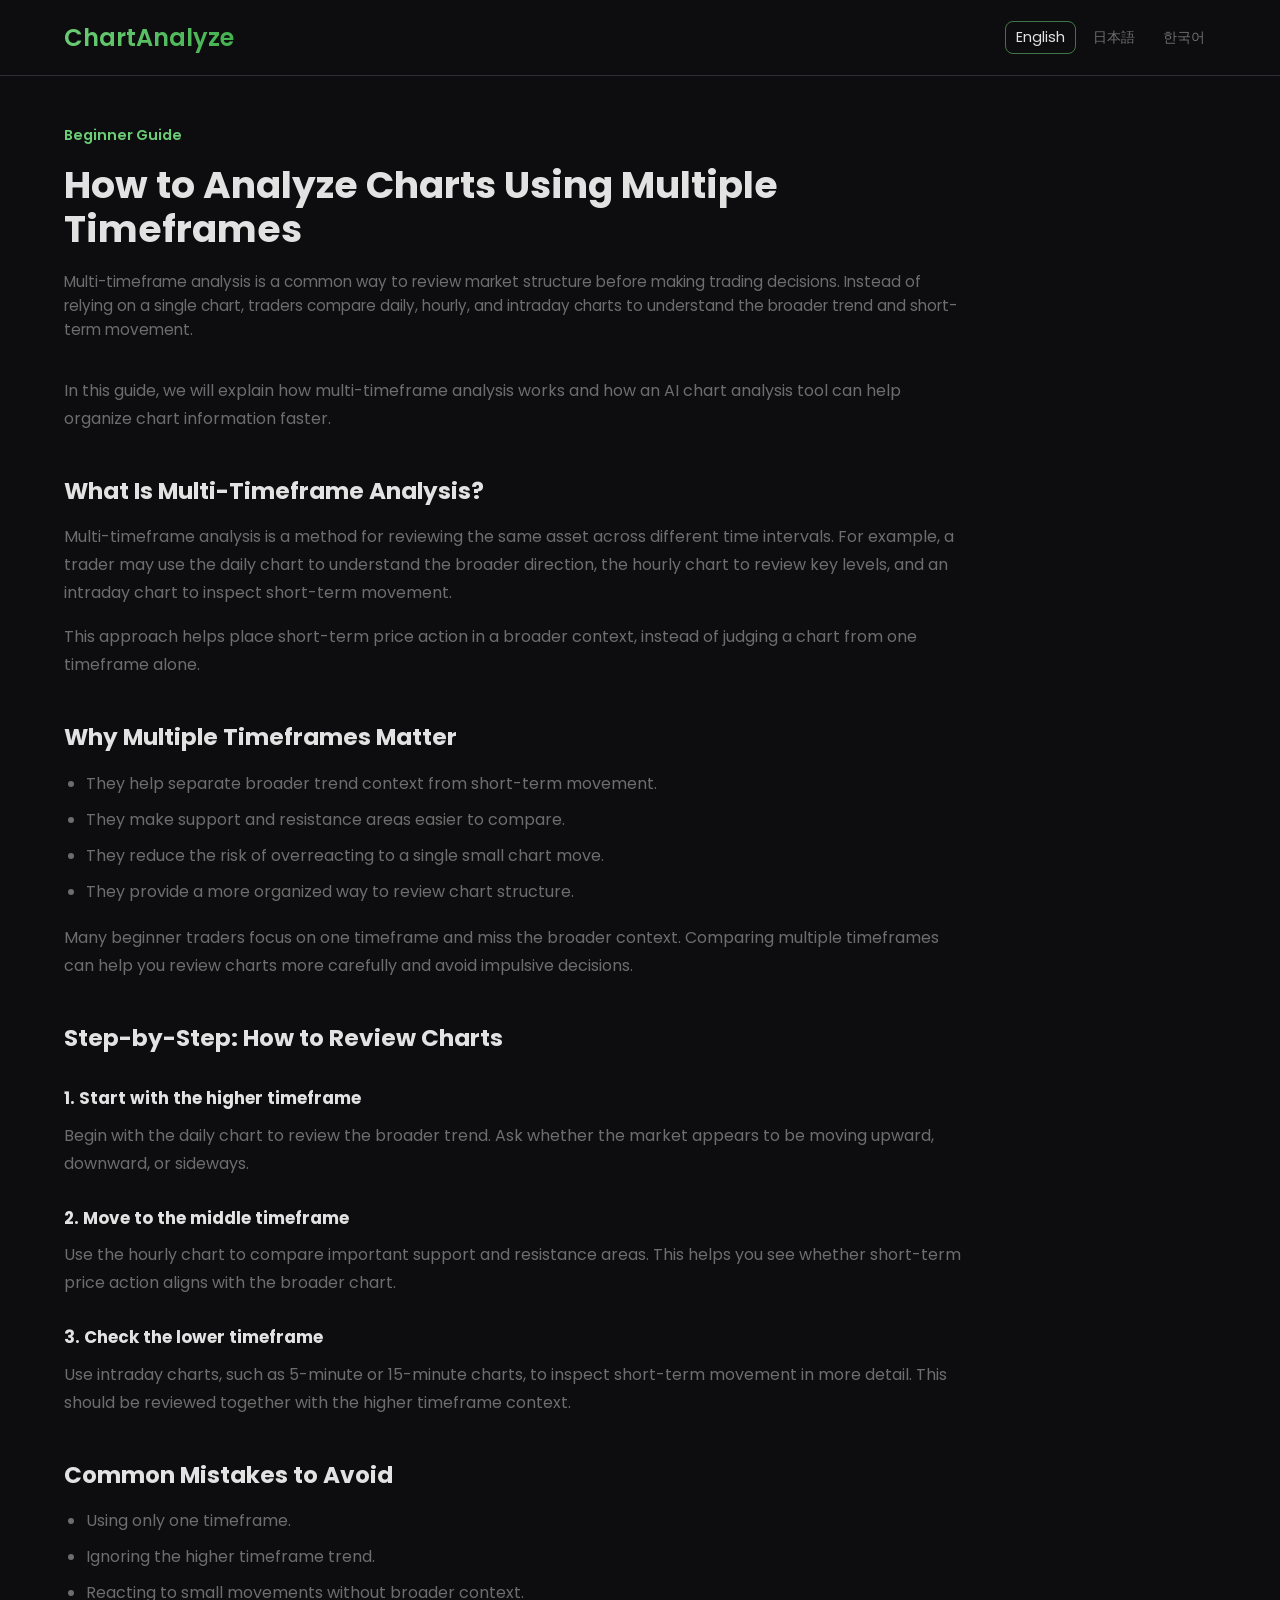
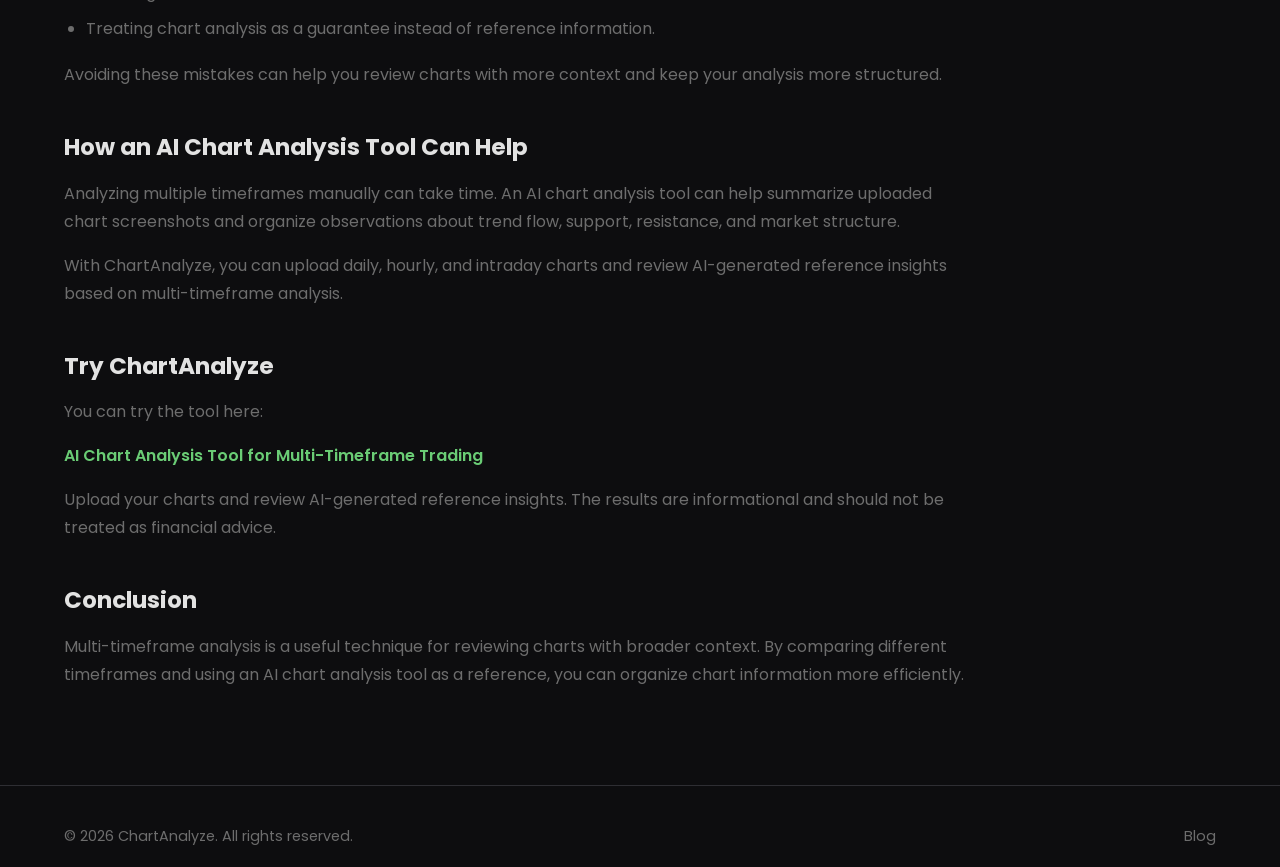
<file: en/blog/multi-timeframe-analysis.html>
<!DOCTYPE html>
<html lang="en">
<head>
    <meta charset="UTF-8">
    <meta name="viewport" content="width=device-width, initial-scale=1.0">
    <title>How to Analyze Charts Using Multiple Timeframes | ChartAnalyze</title>
    <meta name="description" content="Learn how multi-timeframe analysis works, why traders compare daily, hourly, and intraday charts, and how AI chart analysis can help organize chart information.">
    <meta property="og:title" content="How to Analyze Charts Using Multiple Timeframes">
    <meta property="og:description" content="A beginner guide to reviewing charts with daily, hourly, and intraday timeframes using multi-timeframe analysis.">
    <meta property="og:type" content="article">
    <meta property="og:url" content="https://chartanalyze.netlify.app/en/blog/multi-timeframe-analysis.html">
    <link rel="canonical" href="https://chartanalyze.netlify.app/en/blog/multi-timeframe-analysis.html">
    <link rel="alternate" hreflang="en" href="https://chartanalyze.netlify.app/en/blog/multi-timeframe-analysis.html">
    <link rel="alternate" hreflang="x-default" href="https://chartanalyze.netlify.app/en/blog/multi-timeframe-analysis.html">
    <script async src="https://pagead2.googlesyndication.com/pagead/js/adsbygoogle.js?client=ca-pub-5555956682379964" crossorigin="anonymous"></script>
    <script async src="https://www.googletagmanager.com/gtag/js?id=G-ECNDZVMMQY"></script>
    <script>
      window.dataLayer = window.dataLayer || [];
      function gtag(){dataLayer.push(arguments);}
      gtag('js', new Date());
      gtag('config', 'G-ECNDZVMMQY');
    </script>
    <link rel="stylesheet" href="https://fonts.googleapis.com/css2?family=Poppins:wght@300;400;500;600;700&display=swap">
    <link rel="stylesheet" href="https://fonts.googleapis.com/icon?family=Material+Icons">
    <link rel="stylesheet" href="../../style.css">
</head>
<body class="blog-page">
    <nav>
        <div class="nav-container">
            <a class="logo" href="/en/">ChartAnalyze</a>
            <div class="language-selector" aria-label="Language selection">
                <a href="/en/" aria-current="true">English</a>
                <a href="/ja/">日本語</a>
                <a href="/ko/">한국어</a>
            </div>
        </div>
    </nav>

    <main class="blog-container">
        <article class="blog-article">
            <header class="blog-header">
                <p class="blog-kicker">Beginner Guide</p>
                <h1>How to Analyze Charts Using Multiple Timeframes</h1>
                <p>Multi-timeframe analysis is a common way to review market structure before making trading decisions. Instead of relying on a single chart, traders compare daily, hourly, and intraday charts to understand the broader trend and short-term movement.</p>
            </header>

            <p>In this guide, we will explain how multi-timeframe analysis works and how an AI chart analysis tool can help organize chart information faster.</p>

            <h2>What Is Multi-Timeframe Analysis?</h2>
            <p>Multi-timeframe analysis is a method for reviewing the same asset across different time intervals. For example, a trader may use the daily chart to understand the broader direction, the hourly chart to review key levels, and an intraday chart to inspect short-term movement.</p>
            <p>This approach helps place short-term price action in a broader context, instead of judging a chart from one timeframe alone.</p>

            <h2>Why Multiple Timeframes Matter</h2>
            <ul>
                <li>They help separate broader trend context from short-term movement.</li>
                <li>They make support and resistance areas easier to compare.</li>
                <li>They reduce the risk of overreacting to a single small chart move.</li>
                <li>They provide a more organized way to review chart structure.</li>
            </ul>
            <p>Many beginner traders focus on one timeframe and miss the broader context. Comparing multiple timeframes can help you review charts more carefully and avoid impulsive decisions.</p>

            <h2>Step-by-Step: How to Review Charts</h2>
            <h3>1. Start with the higher timeframe</h3>
            <p>Begin with the daily chart to review the broader trend. Ask whether the market appears to be moving upward, downward, or sideways.</p>

            <h3>2. Move to the middle timeframe</h3>
            <p>Use the hourly chart to compare important support and resistance areas. This helps you see whether short-term price action aligns with the broader chart.</p>

            <h3>3. Check the lower timeframe</h3>
            <p>Use intraday charts, such as 5-minute or 15-minute charts, to inspect short-term movement in more detail. This should be reviewed together with the higher timeframe context.</p>

            <h2>Common Mistakes to Avoid</h2>
            <ul>
                <li>Using only one timeframe.</li>
                <li>Ignoring the higher timeframe trend.</li>
                <li>Reacting to small movements without broader context.</li>
                <li>Treating chart analysis as a guarantee instead of reference information.</li>
            </ul>
            <p>Avoiding these mistakes can help you review charts with more context and keep your analysis more structured.</p>

            <h2>How an AI Chart Analysis Tool Can Help</h2>
            <p>Analyzing multiple timeframes manually can take time. An AI chart analysis tool can help summarize uploaded chart screenshots and organize observations about trend flow, support, resistance, and market structure.</p>
            <p>With ChartAnalyze, you can upload daily, hourly, and intraday charts and review AI-generated reference insights based on multi-timeframe analysis.</p>

            <h2>Try ChartAnalyze</h2>
            <p>You can try the tool here:</p>
            <p><a class="blog-cta" href="/en/">AI Chart Analysis Tool for Multi-Timeframe Trading</a></p>
            <p>Upload your charts and review AI-generated reference insights. The results are informational and should not be treated as financial advice.</p>

            <h2>Conclusion</h2>
            <p>Multi-timeframe analysis is a useful technique for reviewing charts with broader context. By comparing different timeframes and using an AI chart analysis tool as a reference, you can organize chart information more efficiently.</p>
        </article>
    </main>

    <footer class="analysis-footer">
        <p>&copy; 2026 ChartAnalyze. All rights reserved.</p>
        <p><a class="footer-link" href="/en/blog/multi-timeframe-analysis.html">Blog</a></p>
    </footer>
</body>
</html>
</file>
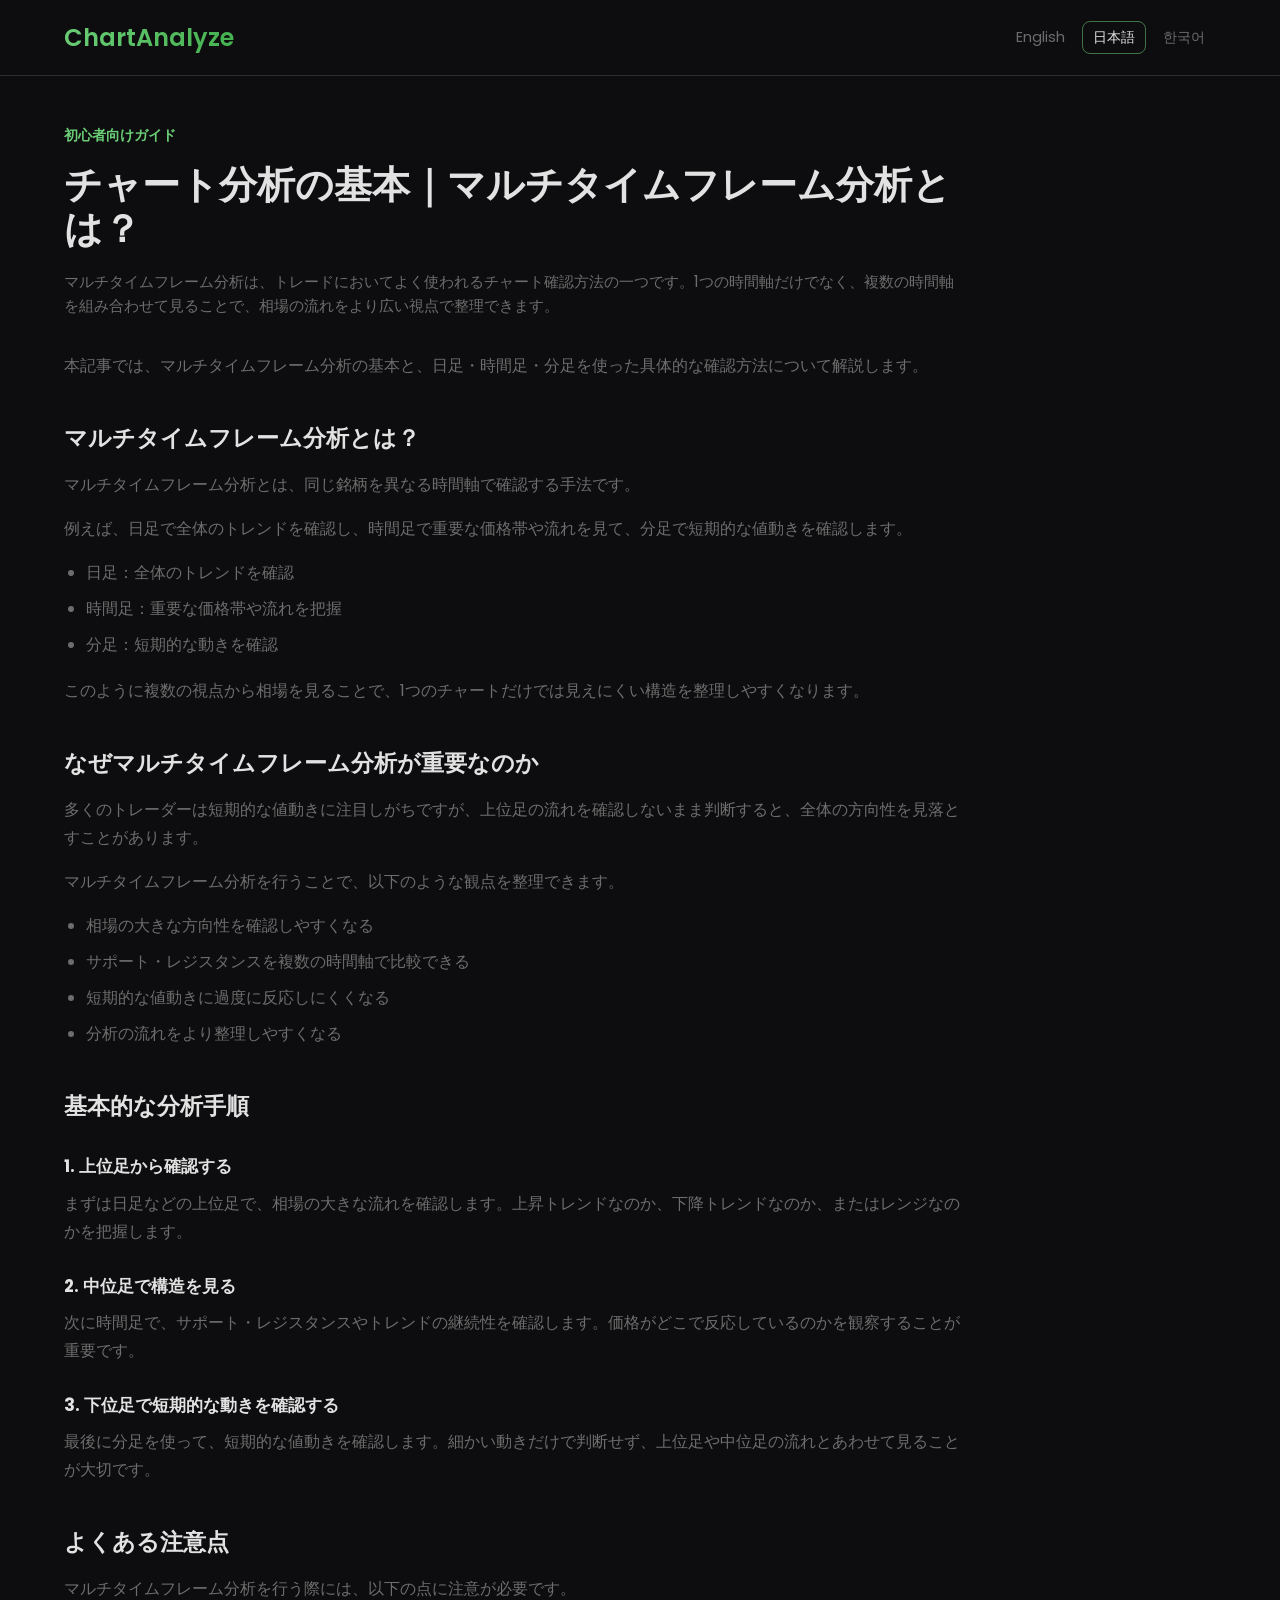
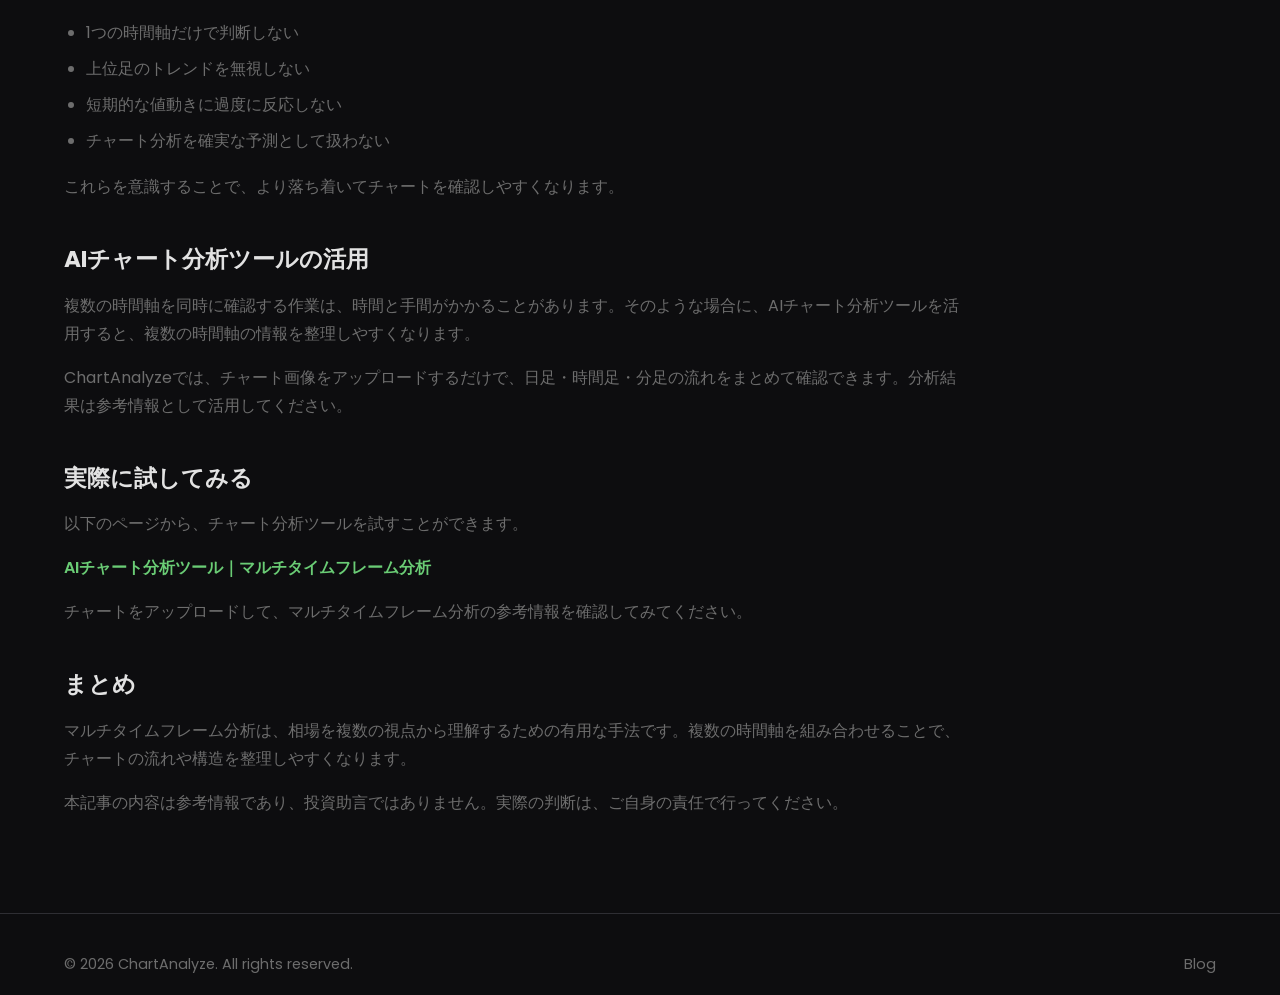
<file: ja/blog/multi-timeframe-analysis.html>
<!DOCTYPE html>
<html lang="ja">
<head>
    <meta charset="UTF-8">
    <meta name="viewport" content="width=device-width, initial-scale=1.0">
    <title>チャート分析の基本｜マルチタイムフレーム分析とは？</title>
    <meta name="description" content="マルチタイムフレーム分析の基本、日足・時間足・分足を組み合わせたチャート確認の考え方、AIチャート分析ツールの活用方法を解説します。">
    <meta property="og:title" content="チャート分析の基本｜マルチタイムフレーム分析とは？">
    <meta property="og:description" content="複数の時間軸を使って相場の流れや構造を整理するマルチタイムフレーム分析の初心者向けガイドです。">
    <meta property="og:type" content="article">
    <meta property="og:url" content="https://chartanalyze.netlify.app/ja/blog/multi-timeframe-analysis.html">
    <link rel="canonical" href="https://chartanalyze.netlify.app/ja/blog/multi-timeframe-analysis.html">
    <link rel="alternate" hreflang="ja" href="https://chartanalyze.netlify.app/ja/blog/multi-timeframe-analysis.html">
    <link rel="alternate" hreflang="x-default" href="https://chartanalyze.netlify.app/ja/blog/multi-timeframe-analysis.html">
    <script async src="https://pagead2.googlesyndication.com/pagead/js/adsbygoogle.js?client=ca-pub-5555956682379964" crossorigin="anonymous"></script>
    <script async src="https://www.googletagmanager.com/gtag/js?id=G-ECNDZVMMQY"></script>
    <script>
      window.dataLayer = window.dataLayer || [];
      function gtag(){dataLayer.push(arguments);}
      gtag('js', new Date());
      gtag('config', 'G-ECNDZVMMQY');
    </script>
    <link rel="stylesheet" href="https://fonts.googleapis.com/css2?family=Poppins:wght@300;400;500;600;700&display=swap">
    <link rel="stylesheet" href="https://fonts.googleapis.com/icon?family=Material+Icons">
    <link rel="stylesheet" href="../../style.css">
</head>
<body class="blog-page">
    <nav>
        <div class="nav-container">
            <a class="logo" href="/ja/">ChartAnalyze</a>
            <div class="language-selector" aria-label="言語選択">
                <a href="/en/">English</a>
                <a href="/ja/" aria-current="true">日本語</a>
                <a href="/ko/">한국어</a>
            </div>
        </div>
    </nav>

    <main class="blog-container">
        <article class="blog-article">
            <header class="blog-header">
                <p class="blog-kicker">初心者向けガイド</p>
                <h1>チャート分析の基本｜マルチタイムフレーム分析とは？</h1>
                <p>マルチタイムフレーム分析は、トレードにおいてよく使われるチャート確認方法の一つです。1つの時間軸だけでなく、複数の時間軸を組み合わせて見ることで、相場の流れをより広い視点で整理できます。</p>
            </header>

            <p>本記事では、マルチタイムフレーム分析の基本と、日足・時間足・分足を使った具体的な確認方法について解説します。</p>

            <h2>マルチタイムフレーム分析とは？</h2>
            <p>マルチタイムフレーム分析とは、同じ銘柄を異なる時間軸で確認する手法です。</p>
            <p>例えば、日足で全体のトレンドを確認し、時間足で重要な価格帯や流れを見て、分足で短期的な値動きを確認します。</p>
            <ul>
                <li>日足：全体のトレンドを確認</li>
                <li>時間足：重要な価格帯や流れを把握</li>
                <li>分足：短期的な動きを確認</li>
            </ul>
            <p>このように複数の視点から相場を見ることで、1つのチャートだけでは見えにくい構造を整理しやすくなります。</p>

            <h2>なぜマルチタイムフレーム分析が重要なのか</h2>
            <p>多くのトレーダーは短期的な値動きに注目しがちですが、上位足の流れを確認しないまま判断すると、全体の方向性を見落とすことがあります。</p>
            <p>マルチタイムフレーム分析を行うことで、以下のような観点を整理できます。</p>
            <ul>
                <li>相場の大きな方向性を確認しやすくなる</li>
                <li>サポート・レジスタンスを複数の時間軸で比較できる</li>
                <li>短期的な値動きに過度に反応しにくくなる</li>
                <li>分析の流れをより整理しやすくなる</li>
            </ul>

            <h2>基本的な分析手順</h2>
            <h3>1. 上位足から確認する</h3>
            <p>まずは日足などの上位足で、相場の大きな流れを確認します。上昇トレンドなのか、下降トレンドなのか、またはレンジなのかを把握します。</p>

            <h3>2. 中位足で構造を見る</h3>
            <p>次に時間足で、サポート・レジスタンスやトレンドの継続性を確認します。価格がどこで反応しているのかを観察することが重要です。</p>

            <h3>3. 下位足で短期的な動きを確認する</h3>
            <p>最後に分足を使って、短期的な値動きを確認します。細かい動きだけで判断せず、上位足や中位足の流れとあわせて見ることが大切です。</p>

            <h2>よくある注意点</h2>
            <p>マルチタイムフレーム分析を行う際には、以下の点に注意が必要です。</p>
            <ul>
                <li>1つの時間軸だけで判断しない</li>
                <li>上位足のトレンドを無視しない</li>
                <li>短期的な値動きに過度に反応しない</li>
                <li>チャート分析を確実な予測として扱わない</li>
            </ul>
            <p>これらを意識することで、より落ち着いてチャートを確認しやすくなります。</p>

            <h2>AIチャート分析ツールの活用</h2>
            <p>複数の時間軸を同時に確認する作業は、時間と手間がかかることがあります。そのような場合に、AIチャート分析ツールを活用すると、複数の時間軸の情報を整理しやすくなります。</p>
            <p>ChartAnalyzeでは、チャート画像をアップロードするだけで、日足・時間足・分足の流れをまとめて確認できます。分析結果は参考情報として活用してください。</p>

            <h2>実際に試してみる</h2>
            <p>以下のページから、チャート分析ツールを試すことができます。</p>
            <p><a class="blog-cta" href="/ja/">AIチャート分析ツール｜マルチタイムフレーム分析</a></p>
            <p>チャートをアップロードして、マルチタイムフレーム分析の参考情報を確認してみてください。</p>

            <h2>まとめ</h2>
            <p>マルチタイムフレーム分析は、相場を複数の視点から理解するための有用な手法です。複数の時間軸を組み合わせることで、チャートの流れや構造を整理しやすくなります。</p>
            <p>本記事の内容は参考情報であり、投資助言ではありません。実際の判断は、ご自身の責任で行ってください。</p>
        </article>
    </main>

    <footer class="analysis-footer">
        <p>&copy; 2026 ChartAnalyze. All rights reserved.</p>
        <p><a class="footer-link" href="/ja/blog/multi-timeframe-analysis.html">Blog</a></p>
    </footer>
</body>
</html>
</file>
<file: style.css>
:root {
    --bg-color: #0D0D0F;
    --card-color: #181A1E;
    --text-color: #E2E2E2;
    --text-muted-color: #6D6D6D;
    --primary-gradient: linear-gradient(100deg, #6ACC75, #44B150);
    --border-color: #2E2E33;
    --font-family: 'Poppins', sans-serif;
}

body {
    background-color: var(--bg-color);
    color: var(--text-color);
    font-family: var(--font-family);
    margin: 0;
    padding: 0;
    overflow-x: hidden;
}

/* --- Navigation --- */
nav {
    position: relative;
    z-index: 10;
    padding: 20px 5%;
    background-color: #0D0D0F;
    border-bottom: 1px solid var(--border-color);
}

.nav-container {
    display: flex;
    justify-content: space-between;
    align-items: center;
}

.logo {
    font-size: 1.5rem;
    font-weight: 600;
    text-decoration: none;
    background: var(--primary-gradient);
    -webkit-background-clip: text;
    -webkit-text-fill-color: transparent;
    background-clip: text;
    text-fill-color: transparent;
}

/* --- Language Selector --- */
.language-selector {
    align-items: center;
    display: flex;
    flex-wrap: wrap;
    gap: 6px;
    justify-content: flex-end;
}

.language-selector a {
    border: 1px solid transparent;
    border-radius: 8px;
    color: var(--text-muted-color);
    font-size: 0.9rem;
    line-height: 1;
    padding: 8px 10px;
    text-decoration: none;
    transition: background-color 0.2s ease, border-color 0.2s ease, color 0.2s ease;
}

.language-selector a:hover,
.language-selector a:focus-visible {
    background-color: var(--card-color);
    color: var(--text-color);
    outline: none;
}

.language-selector a[aria-current="true"] {
    border-color: rgba(106, 204, 117, 0.55);
    color: var(--text-color);
}

.language-button {
    background-color: transparent;
    border: 1px solid var(--border-color);
    color: var(--text-color);
    padding: 8px 16px;
    border-radius: 8px;
    cursor: pointer;
    display: flex;
    align-items: center;
    gap: 8px;
    font-family: var(--font-family);
    font-size: 0.9rem;
    transition: background-color 0.3s ease;
}

.language-button:hover {
    background-color: var(--card-color);
}

.language-dropdown {
    display: none;
    position: absolute;
    top: 110%;
    right: 0;
    background-color: var(--card-color);
    border: 1px solid var(--border-color);
    border-radius: 8px;
    padding: 10px;
    min-width: 120px;
    z-index: 10;
    box-shadow: 0 8px 16px rgba(0,0,0,0.2);
}

.language-dropdown a {
    display: block;
    color: var(--text-muted-color);
    text-decoration: none;
    padding: 8px 12px;
    border-radius: 6px;
    transition: background-color 0.2s ease, color 0.2s ease;
}

.language-dropdown a:hover {
    background-color: #0D0D0F;
    color: var(--text-color);
}


/* --- Header / Hero Section --- */
header {
    position: relative;
    padding: 24px 5% 26px;
    text-align: left;
    display: flex;
    align-items: center;
    min-height: 112px;
}

.header-content {
    max-width: 920px;
    z-index: 2;
}

header h1 {
    font-size: 2rem;
    font-weight: 700;
    line-height: 1.18;
    margin: 0 0 8px 0;
}

header p {
    color: var(--text-muted-color);
    font-size: 0.95rem;
    line-height: 1.6;
    margin: 0;
    max-width: 920px;
}

.cta-button {
    background: var(--primary-gradient);
    color: white;
    padding: 15px 35px;
    border-radius: 8px;
    text-decoration: none;
    font-weight: 600;
    display: inline-block;
    border: none;
    transition: transform 0.3s ease, box-shadow 0.3s ease;
}

.cta-button:hover {
    transform: translateY(-3px);
    box-shadow: 0 10px 20px rgba(106, 204, 117, 0.15);
}

.cta-button:disabled,
.cta-button[aria-busy="true"] {
    cursor: wait;
    opacity: 0.65;
    transform: none;
}

/* --- Main Content --- */
main {
    padding: 0 5%;
}

h2 {
    font-size: 1.8rem;
    margin-bottom: 10px;
    text-align: center;
}

main > section > p {
    color: var(--text-muted-color);
    text-align: center;
    margin-bottom: 28px;
}

/* --- Upload Section --- */
.chart-upload-container {
    display: grid;
    grid-template-columns: repeat(3, minmax(0, 1fr));
    gap: 24px;
    margin-bottom: 54px;
}

.upload-box {
    background-color: var(--card-color);
    border: 1px solid var(--border-color);
    border-radius: 12px;
    padding: 20px;
}

.upload-box > p {
    text-align: center;
    font-weight: 500;
    margin: 0 0 20px 0;
}

.upload-placeholder {
    background-color: #0D0D0F;
    border: 2px dashed var(--border-color);
    border-radius: 8px;
    padding: 30px;
    text-align: center;
    cursor: pointer;
    transition: background-color 0.3s ease;
    height: 180px;
    display: flex;
    flex-direction: column;
    align-items: center;
    justify-content: center;
    overflow: hidden;
    position: relative;
}

.upload-placeholder::before {
    background-image: url("images/headchart_image.png?v=2");
    background-position: center;
    background-repeat: no-repeat;
    background-size: cover;
    content: "";
    inset: 0;
    opacity: 0.34;
    position: absolute;
    z-index: 0;
}

.upload-placeholder.has-uploaded-image::before {
    display: none;
}

.analysis-review-page .upload-placeholder::before {
    display: none;
}

.upload-placeholder > * {
    position: relative;
    z-index: 1;
}

.upload-placeholder:hover,
.upload-placeholder:focus-visible,
.upload-placeholder.is-paste-target {
    background-color: #1c1f24;
    border-color: #6ACC75;
}

.upload-placeholder:focus-visible {
    outline: 2px solid rgba(106, 204, 117, 0.45);
    outline-offset: 3px;
}

.upload-placeholder .material-icons {
    font-size: 48px;
    color: #6ACC75;
    margin-bottom: 10px;
}

.upload-placeholder img {
    max-width: 100%;
    max-height: 100%;
    object-fit: contain;
    border-radius: 4px;
}

.image-zoom-button {
    align-items: center;
    background: rgba(13, 13, 15, 0.82);
    border: 1px solid rgba(226, 226, 226, 0.18);
    border-radius: 999px;
    bottom: 12px;
    color: var(--text-color);
    cursor: pointer;
    display: inline-flex;
    height: 40px;
    justify-content: center;
    padding: 0;
    position: absolute;
    right: 12px;
    transition: background-color 0.2s ease, border-color 0.2s ease, transform 0.2s ease;
    width: 40px;
    z-index: 2;
}

.image-zoom-button:hover,
.image-zoom-button:focus-visible {
    background: rgba(68, 177, 80, 0.9);
    border-color: rgba(106, 204, 117, 0.75);
    outline: none;
    transform: translateY(-1px);
}

.image-zoom-button .material-icons {
    color: currentColor;
    font-size: 22px;
    margin: 0;
}

.image-modal {
    align-items: center;
    background: rgba(5, 5, 6, 0.9);
    display: none;
    inset: 0;
    justify-content: center;
    padding: 28px;
    position: fixed;
    z-index: 100;
}

.image-modal.is-open {
    display: flex;
}

.image-modal img {
    background: #050506;
    border: 1px solid var(--border-color);
    border-radius: 8px;
    max-height: calc(100vh - 96px);
    max-width: min(1180px, calc(100vw - 56px));
    object-fit: contain;
}

.image-modal-close {
    align-items: center;
    background: rgba(24, 26, 30, 0.95);
    border: 1px solid var(--border-color);
    border-radius: 999px;
    color: var(--text-color);
    cursor: pointer;
    display: inline-flex;
    height: 44px;
    justify-content: center;
    padding: 0;
    position: fixed;
    right: 24px;
    top: 24px;
    width: 44px;
    z-index: 101;
}

.image-modal-close:hover,
.image-modal-close:focus-visible {
    border-color: #6ACC75;
    outline: none;
}

.image-modal-close .material-icons {
    font-size: 24px;
}

body.modal-open {
    overflow: hidden;
}

/* --- Trading Info Section --- */
.info-container {
    display: grid;
    grid-template-columns: 1fr;
    gap: 30px;
    align-items: start;
    margin-bottom: 100px;
    max-width: 800px;
    margin-left: auto;
    margin-right: auto;
}

.card {
    background-color: var(--card-color);
    border: 1px solid var(--border-color);
    border-radius: 12px;
    padding: 30px;
}

.card-header {
    display: flex;
    justify-content: space-between;
    align-items: center;
    margin-bottom: 30px;
}

.card-header h3 {
    margin: 0;
    font-size: 1.5rem;
}

.card-dots { display: flex; gap: 5px; }
.card-dots span {
    width: 8px; height: 8px;
    border-radius: 50%;
    background-color: #6ACC75;
}

.form-row { display: flex; gap: 20px; margin-bottom: 20px; }
.form-group { flex-grow: 1; }

.form-group label {
    display: block;
    margin-bottom: 10px;
    color: var(--text-muted-color);
    font-size: 0.9rem;
}

.input-group {
    position: relative;
    display: flex;
    align-items: center;
}

.input-group input {
    width: 100%;
    padding: 14px;
    background-color: #0D0D0F;
    border: 1px solid var(--border-color);
    border-radius: 8px;
    color: var(--text-color);
    font-size: 1rem;
    box-sizing: border-box;
}

.position-size-group .unit {
    padding-left: 10px;
    color: var(--text-muted-color);
}

.seo-content-section {
    margin: -22px auto 46px;
    max-width: 920px;
}

.seo-content-inner {
    color: var(--text-muted-color);
    line-height: 1.75;
}

.seo-content-inner h2 {
    color: var(--text-color);
    font-size: 1.22rem;
    margin: 34px 0 10px;
    text-align: left;
}

.seo-content-inner h2:first-child {
    margin-top: 0;
}

.seo-content-inner p {
    margin: 0 0 14px;
}

.seo-content-inner ul {
    display: grid;
    gap: 8px;
    margin: 0 0 16px;
    padding-left: 20px;
}

.seo-content-inner li {
    padding-left: 4px;
}

.seo-disclaimer {
    color: var(--text-muted-color);
    font-size: 0.9rem;
    margin-top: 22px;
}

.start-analysis-section {
    text-align: center;
    margin-bottom: 100px;
}

.analysis-review-page .chart-upload-container {
    margin-bottom: 48px;
}

.analysis-result-section {
    margin-bottom: 48px;
}

.analysis-result-section h2 {
    font-size: 2rem;
}

.analysis-result-section > p {
    color: var(--text-muted-color);
    text-align: center;
    margin: 0 0 26px;
}

.chart-flow-result {
    margin-top: 16px;
    padding: 12px 14px;
    border: 1px solid var(--border-color);
    border-radius: 8px;
    background-color: #0D0D0F;
    color: var(--text-muted-color);
    display: grid;
    gap: 10px;
}

.chart-flow-result .material-icons {
    font-size: 22px;
}

.flow-row {
    display: grid;
    grid-template-columns: 72px minmax(140px, 1fr);
    align-items: center;
    gap: 12px;
    border-bottom: 1px solid var(--border-color);
    padding-bottom: 10px;
}

.flow-row:last-child {
    border-bottom: 0;
    padding-bottom: 0;
}

.flow-row > span {
    color: var(--text-muted-color);
    font-size: 0.88rem;
    text-align: left;
}

.flow-row strong {
    color: var(--text-color);
    display: inline-flex;
    align-items: center;
    justify-content: flex-end;
    justify-self: end;
    gap: 6px;
    font-size: 0.95rem;
    text-align: right;
    min-width: 0;
}

.position-row {
    align-items: flex-start;
}

.position-row strong {
    justify-self: stretch;
    line-height: 1.45;
    white-space: normal;
}

.chart-flow-result.up .status-row strong {
    color: #6ACC75;
}

.chart-flow-result.down .status-row strong {
    color: #ff6b6b;
}

.chart-flow-result.sideways .status-row strong {
    color: #f5c84b;
}

.chart-flow-result.up {
    border-color: rgba(106, 204, 117, 0.35);
}

.chart-flow-result.down {
    border-color: rgba(255, 107, 107, 0.35);
}

.chart-flow-result.sideways {
    border-color: rgba(245, 200, 75, 0.35);
}

.overall-analysis-card {
    background-color: var(--card-color);
    border: 1px solid var(--border-color);
    border-radius: 8px;
    margin: -24px auto 46px;
    max-width: 720px;
    padding: 18px 20px;
    text-align: left;
}

.overall-analysis-heading {
    align-items: center;
    display: flex;
    gap: 8px;
    margin-bottom: 10px;
}

.overall-analysis-heading .material-icons {
    color: #6ACC75;
    font-size: 22px;
}

.overall-analysis-card h3 {
    color: var(--text-muted-color);
    font-size: 0.9rem;
    font-weight: 500;
    margin: 0;
}

.overall-analysis-card strong {
    color: var(--text-color);
    display: block;
    font-size: 1.25rem;
    margin-bottom: 8px;
}

.overall-analysis-count {
    color: var(--text-muted-color);
    font-size: 0.95rem;
    margin: 0 0 10px;
}

.overall-analysis-card p {
    color: var(--text-muted-color);
    line-height: 1.6;
    margin: 0;
}

.overall-analysis-card.up {
    border-color: rgba(106, 204, 117, 0.35);
}

.overall-analysis-card.up strong {
    color: #6ACC75;
}

.overall-analysis-card.down {
    border-color: rgba(255, 107, 107, 0.35);
}

.overall-analysis-card.down strong {
    color: #ff6b6b;
}

.overall-analysis-card.sideways {
    border-color: rgba(245, 200, 75, 0.35);
}

.overall-analysis-card.sideways strong {
    color: #f5c84b;
}

.overall-analysis-card.mixed strong,
.overall-analysis-card.pending strong {
    color: var(--text-color);
}

.analysis-inline-message {
    color: var(--text-muted-color);
    text-align: center;
    margin: -20px 0 48px;
}

/* --- Footer --- */
footer {
    text-align: center;
    padding: 40px 5% 20px;
    border-top: 1px solid var(--border-color);
    color: var(--text-muted-color);
    font-size: 0.9rem;
    display: flex;
    justify-content: space-between;
}

footer p { margin: 0; }

.footer-link {
    color: var(--text-muted-color);
    text-decoration: none;
}

.footer-link:hover,
.footer-link:focus-visible {
    color: var(--text-color);
    text-decoration: underline;
}

/* --- Analysis Page --- */
.analysis-page .analysis-back-link {
    color: var(--text-color);
    text-decoration: none;
    display: inline-flex;
    align-items: center;
    gap: 8px;
    font-size: 0.95rem;
}

.analysis-page .analysis-back-link:hover {
    color: #6ACC75;
}

.analysis-page .analysis-container {
    max-width: 1120px;
    margin: 0 auto;
    padding: 48px 5% 72px;
}

.simple-analysis-header {
    margin-bottom: 30px;
}

.analysis-page .analysis-kicker {
    color: #6ACC75;
    font-size: 0.9rem;
    font-weight: 600;
    margin: 0 0 12px;
}

.analysis-page h1 {
    font-size: 2.5rem;
    line-height: 1.2;
    margin: 0 0 14px;
}

.simple-analysis-header p:last-child {
    color: var(--text-muted-color);
    line-height: 1.7;
    max-width: 720px;
    margin: 0;
}

.simple-upload-grid {
    display: grid;
    grid-template-columns: repeat(3, minmax(0, 1fr));
    gap: 18px;
    margin-bottom: 28px;
}

.simple-upload-card,
.simple-results-card {
    background-color: var(--card-color);
    border: 1px solid var(--border-color);
    border-radius: 10px;
    padding: 20px;
}

.simple-upload-card label {
    display: block;
    font-weight: 600;
    margin-bottom: 14px;
}

.simple-upload-card input {
    display: none;
}

.simple-upload-preview {
    height: 210px;
    background-color: #0D0D0F;
    border: 1px dashed var(--border-color);
    border-radius: 8px;
    display: grid;
    place-items: center;
    align-content: center;
    gap: 10px;
    padding: 18px;
    color: var(--text-muted-color);
    cursor: pointer;
    transition: border-color 0.2s ease, background-color 0.2s ease;
}

.simple-upload-preview:hover {
    background-color: #14171b;
    border-color: #6ACC75;
}

.simple-upload-preview .material-icons {
    color: #6ACC75;
    font-size: 42px;
}

.simple-upload-preview p,
.simple-upload-preview span {
    margin: 0;
    font-size: 0.92rem;
    text-align: center;
}

.simple-upload-preview.has-image {
    align-content: stretch;
}

.simple-upload-preview img {
    width: 100%;
    height: 160px;
    object-fit: contain;
    border-radius: 6px;
    background-color: #050506;
}

.simple-action-section {
    display: flex;
    align-items: center;
    gap: 18px;
    margin-bottom: 28px;
}

.simple-action-section .cta-button {
    display: inline-flex;
    align-items: center;
    gap: 8px;
    cursor: pointer;
}

.simple-action-section .cta-button:disabled {
    cursor: wait;
    opacity: 0.65;
    transform: none;
}

.analysis-message {
    color: var(--text-muted-color);
    line-height: 1.6;
    margin: 0 0 16px;
}

.analysis-page .panel-header {
    display: flex;
    align-items: center;
    justify-content: space-between;
    gap: 16px;
    margin-bottom: 18px;
}

.analysis-page .panel-header h2 {
    font-size: 1.25rem;
    text-align: left;
    margin: 0;
}

.analysis-page .panel-header .material-icons {
    color: #6ACC75;
}

.simple-result-list {
    display: grid;
    grid-template-columns: repeat(3, minmax(0, 1fr));
    gap: 14px;
}

.empty-result,
.overall-note {
    background-color: #0D0D0F;
    border: 1px solid var(--border-color);
    border-radius: 8px;
    color: var(--text-muted-color);
    line-height: 1.65;
    padding: 16px;
}

.empty-result {
    grid-column: 1 / -1;
}

.simple-result-item {
    background-color: #0D0D0F;
    border: 1px solid var(--border-color);
    border-radius: 8px;
    overflow: hidden;
    padding: 16px;
}

.simple-result-item > img {
    width: 100%;
    height: 180px;
    object-fit: contain;
    display: block;
    background-color: #050506;
    border-radius: 6px;
    margin-bottom: 14px;
}

.result-status {
    display: flex;
    align-items: center;
    gap: 12px;
    margin-bottom: 14px;
}

.result-status .material-icons {
    color: #6ACC75;
}

.simple-result-item.down .material-icons,
.simple-result-item.down strong {
    color: #ff6b6b;
}

.simple-result-item.sideways .material-icons,
.simple-result-item.sideways strong {
    color: #c8c8c8;
}

.simple-result-item h3,
.overall-note h3 {
    margin: 0 0 4px;
    font-size: 1rem;
}

.simple-result-item strong {
    color: #6ACC75;
}

.simple-result-item p,
.overall-note p {
    color: var(--text-muted-color);
    line-height: 1.65;
    margin: 0;
}

.overall-note {
    margin-top: 14px;
}

.analysis-page .analysis-footer {
    justify-content: center;
    line-height: 1.6;
}

@media (max-width: 900px) {
    .chart-upload-container {
        grid-template-columns: 1fr;
        gap: 18px;
    }

    .simple-upload-grid,
    .simple-result-list {
        grid-template-columns: 1fr;
    }
}

@media (max-width: 640px) {
    .nav-container {
        align-items: flex-start;
        flex-direction: column;
        gap: 14px;
    }

    .language-selector {
        justify-content: flex-start;
    }

    header {
        padding: 22px 5% 24px;
        min-height: 0;
    }

    header h1 {
        font-size: 1.75rem;
    }

    header p {
        font-size: 0.95rem;
    }

    h2 {
        font-size: 1.65rem;
    }

    .analysis-page .nav-container,
    .analysis-page .analysis-footer,
    .simple-action-section {
        align-items: flex-start;
        flex-direction: column;
        gap: 14px;
    }

    .analysis-page .analysis-container {
        padding-top: 32px;
    }

    .analysis-page h1 {
        font-size: 2rem;
    }

    .simple-upload-preview {
        height: 190px;
    }
}


/* --- Blog Page --- */
.blog-container {
    max-width: 900px;
    padding: 48px 5% 80px;
}

.blog-article {
    color: var(--text-muted-color);
    line-height: 1.75;
}

.blog-header {
    display: block;
    min-height: 0;
    padding: 0 0 18px;
    text-align: left;
}

.blog-kicker {
    color: #6ACC75;
    font-size: 0.9rem;
    font-weight: 600;
    margin: 0 0 12px;
}

.blog-article h1 {
    color: var(--text-color);
    font-size: 2.35rem;
    line-height: 1.18;
    margin: 0 0 18px;
}

.blog-article h2 {
    color: var(--text-color);
    font-size: 1.45rem;
    margin: 38px 0 12px;
    text-align: left;
}

.blog-article h3 {
    color: var(--text-color);
    font-size: 1.05rem;
    margin: 26px 0 8px;
}

.blog-article p {
    margin: 0 0 16px;
}

.blog-article ul {
    display: grid;
    gap: 8px;
    margin: 0 0 18px;
    padding-left: 22px;
}

.blog-cta {
    color: #6ACC75;
    font-weight: 600;
    text-decoration: none;
}

.blog-cta:hover,
.blog-cta:focus-visible {
    text-decoration: underline;
}

@media (max-width: 640px) {
    .blog-container {
        padding-top: 34px;
    }

    .blog-article h1 {
        font-size: 1.9rem;
    }
}
</file>
